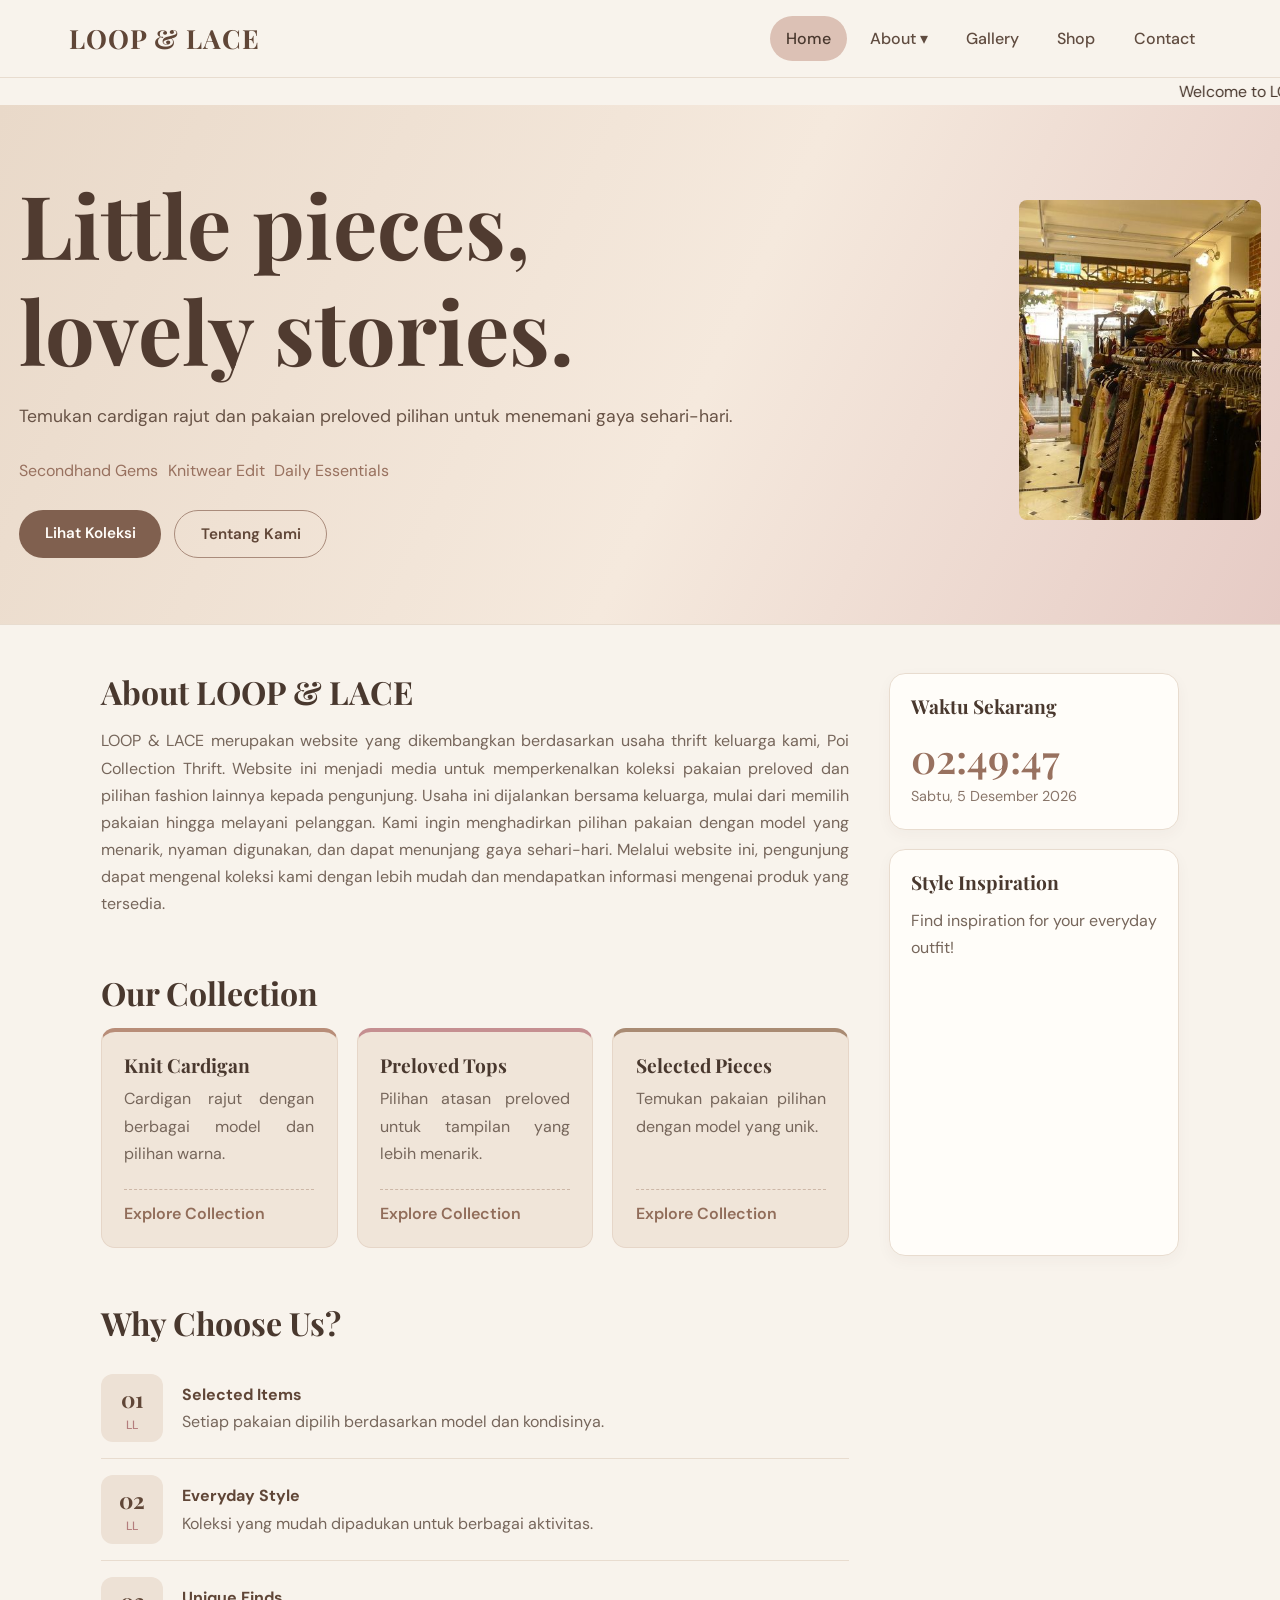
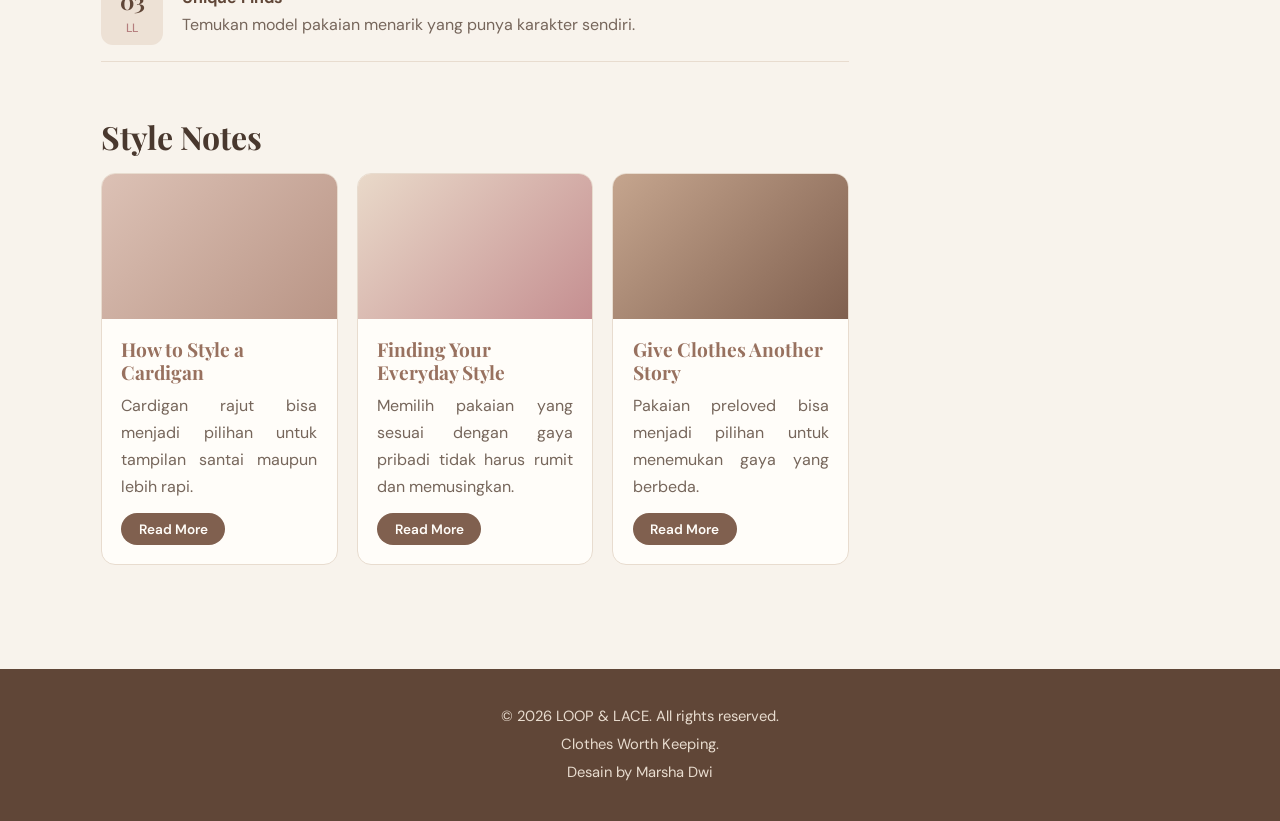
<file: index.html>
<!DOCTYPE html>
<html lang="id">
<head>
  <meta charset="UTF-8">
  <meta name="viewport" content="width=device-width, initial-scale=1">
  <title>LOOP & LACE | Preloved & Knitwear</title>
  <link rel="icon" type="image/x-icon" href="images/logo.png">
  <link rel="stylesheet" href="style.css">
</head>
<body>
  <header class="site-header">
    <div class="header-bar">
      <a class="brand" href="index.html">LOOP & LACE</a>
      <input type="checkbox" id="menu-toggle" class="menu-check">
      <label for="menu-toggle" class="menu-btn">Menu</label>
      <nav class="nav" aria-label="Navigasi utama">
        <ul>
          <li><a href="index.html" class="active">Home</a></li>
          <li class="has-dropdown">
            <details>
              <summary>About</summary>
              <ul class="dropdown">
                <li><a href="about.html">Tentang Kami</a></li>
                <li><a href="sejarah.html">Sejarah</a></li>
                <li><a href="visi-misi.html">Visi &amp; Misi</a></li>
                <li><a href="tujuan.html">Tujuan</a></li>
              </ul>
            </details>
          </li>
          <li><a href="gallery.html">Gallery</a></li>
          <li><a href="registration.html">Shop</a></li>
          <li><a href="contact.html">Contact</a></li>
        </ul>
      </nav>
    </div>
  </header>
  <marquee>
    Welcome to LOOP & LACE — Preloved & Knitwear Collection
</marquee>

  <section class="hero-full">
    <div class="hero-inner">
      <h1>Little pieces, lovely stories.</h1>
      <p>Temukan cardigan rajut dan pakaian preloved pilihan untuk menemani gaya sehari-hari.</p>

      <div class="chips">
        <a href="gallery.html" class="chip">Secondhand Gems</a>
        <a href="gallery.html" class="chip">Knitwear Edit</a>
        <a href="gallery.html" class="chip">Daily Essentials</a>
      </div>

      <div class="actions">
        <a class="btn" href="gallery.html">Lihat Koleksi</a>
        <a class="btn ghost" href="about.html">Tentang Kami</a>
      </div>
    </div>

    <div class="hero-photo">
    <img src="images/baju.jpg" alt="Koleksi cardigan LOOP & LACE">
    
    </div>
  </section>

  <div class="layout">
    <main>
      <section id="profil">
        <h2>About LOOP &amp; LACE</h2>
        <p>
          LOOP &amp; LACE merupakan website yang dikembangkan berdasarkan usaha thrift keluarga kami, Poi Collection Thrift. 
          Website ini menjadi media untuk memperkenalkan koleksi pakaian preloved dan pilihan fashion lainnya kepada pengunjung.
          Usaha ini dijalankan bersama keluarga, mulai dari memilih pakaian hingga melayani pelanggan. 
          Kami ingin menghadirkan pilihan pakaian dengan model yang menarik, nyaman digunakan, dan dapat menunjang gaya sehari-hari. 
          Melalui website ini, pengunjung dapat mengenal koleksi kami dengan lebih mudah dan mendapatkan informasi mengenai produk yang tersedia.
        </p>
      </section>

      <section id="produk">
        <h2>Our Collection</h2>
        <div class="tickets">
          <div class="ticket">
            <h3>Knit Cardigan</h3>
            <p>Cardigan rajut dengan berbagai model dan pilihan warna.</p>
            <a href="gallery.html" class="price">Explore Collection</a>
          </div>

          <div class="ticket">
            <h3>Preloved Tops</h3>
            <p>Pilihan atasan preloved untuk tampilan yang lebih menarik.</p>
            <a href="gallery.html" class="price">Explore Collection</a>
          </div>

          <div class="ticket">
            <h3>Selected Pieces</h3>
            <p>Temukan pakaian pilihan dengan model yang unik.</p>
            <a href="gallery.html" class="price">Explore Collection</a>
          </div>
        </div>
      </section>

      <section id="pengumuman">
        <h2>Why Choose Us?</h2>
        <ul class="news">
          <li>
            <span class="date">01<small>LL</small></span>
            <div>
              <b>Selected Items</b><br>
              Setiap pakaian dipilih berdasarkan model dan kondisinya.
            </div>
          </li>
          <li>
            <span class="date">02<small>LL</small></span>
            <div>
              <b>Everyday Style</b><br>
              Koleksi yang mudah dipadukan untuk berbagai aktivitas.
            </div>
          </li>
          <li>
            <span class="date">03<small>LL</small></span>
            <div>
              <b>Unique Finds</b><br>
              Temukan model pakaian menarik yang punya karakter sendiri.
            </div>
          </li>
        </ul>
      </section>

      <section id="artikel">
  <h2>Style Notes</h2>
  <div class="articles">

    <article class="article">
      <div class="cover"></div>
      <div class="body">
        <h3>
          <a href="artikel-1.html">How to Style a Cardigan</a>
        </h3>
        <p>Cardigan rajut bisa menjadi pilihan untuk tampilan santai maupun lebih rapi.</p>
        <a href="artikel-1.html" class="btn small">Read More</a>
      </div>
    </article>

    <article class="article">
      <div class="cover"></div>
      <div class="body">
        <h3>
          <a href="artikel-2.html">Finding Your Everyday Style</a>
        </h3>
        <p>Memilih pakaian yang sesuai dengan gaya pribadi tidak harus rumit dan memusingkan.</p>
        <a href="artikel-2.html" class="btn small">Read More</a>
      </div>
    </article>

    <article class="article">
      <div class="cover"></div>
      <div class="body">
        <h3>
          <a href="artikel-3.html">Give Clothes Another Story</a>
        </h3>
        <p>Pakaian preloved bisa menjadi pilihan untuk menemukan gaya yang berbeda.</p>
        <a href="artikel-3.html" class="btn small">Read More</a>
      </div>
    </article>

  </div>
</section>
    </main>

    <aside>
      <div class="widget">
        <h3>Waktu Sekarang</h3>
        <div class="clock-time" id="clock">00:00:00</div>
        <div class="clock-date" id="date"></div>
      </div>

 <div class="widget">
    <h3>Style Inspiration</h3>
    <p>Find inspiration for your everyday outfit!</p>

    <video class="style-video" autoplay muted loop playsinline>
        <source src="images/video.mp4" type="video/mp4">
    </video>
</div>

    </aside>
  </div>

  <footer class="site-footer">
    <p>&copy; 2026 LOOP &amp; LACE. All rights reserved.</p>
    <p>Clothes Worth Keeping.</p>
    <p>Desain by Marsha Dwi</p>
  </footer>
   <script src="script.js?v=4"></script>
</body>
</html>
</file>
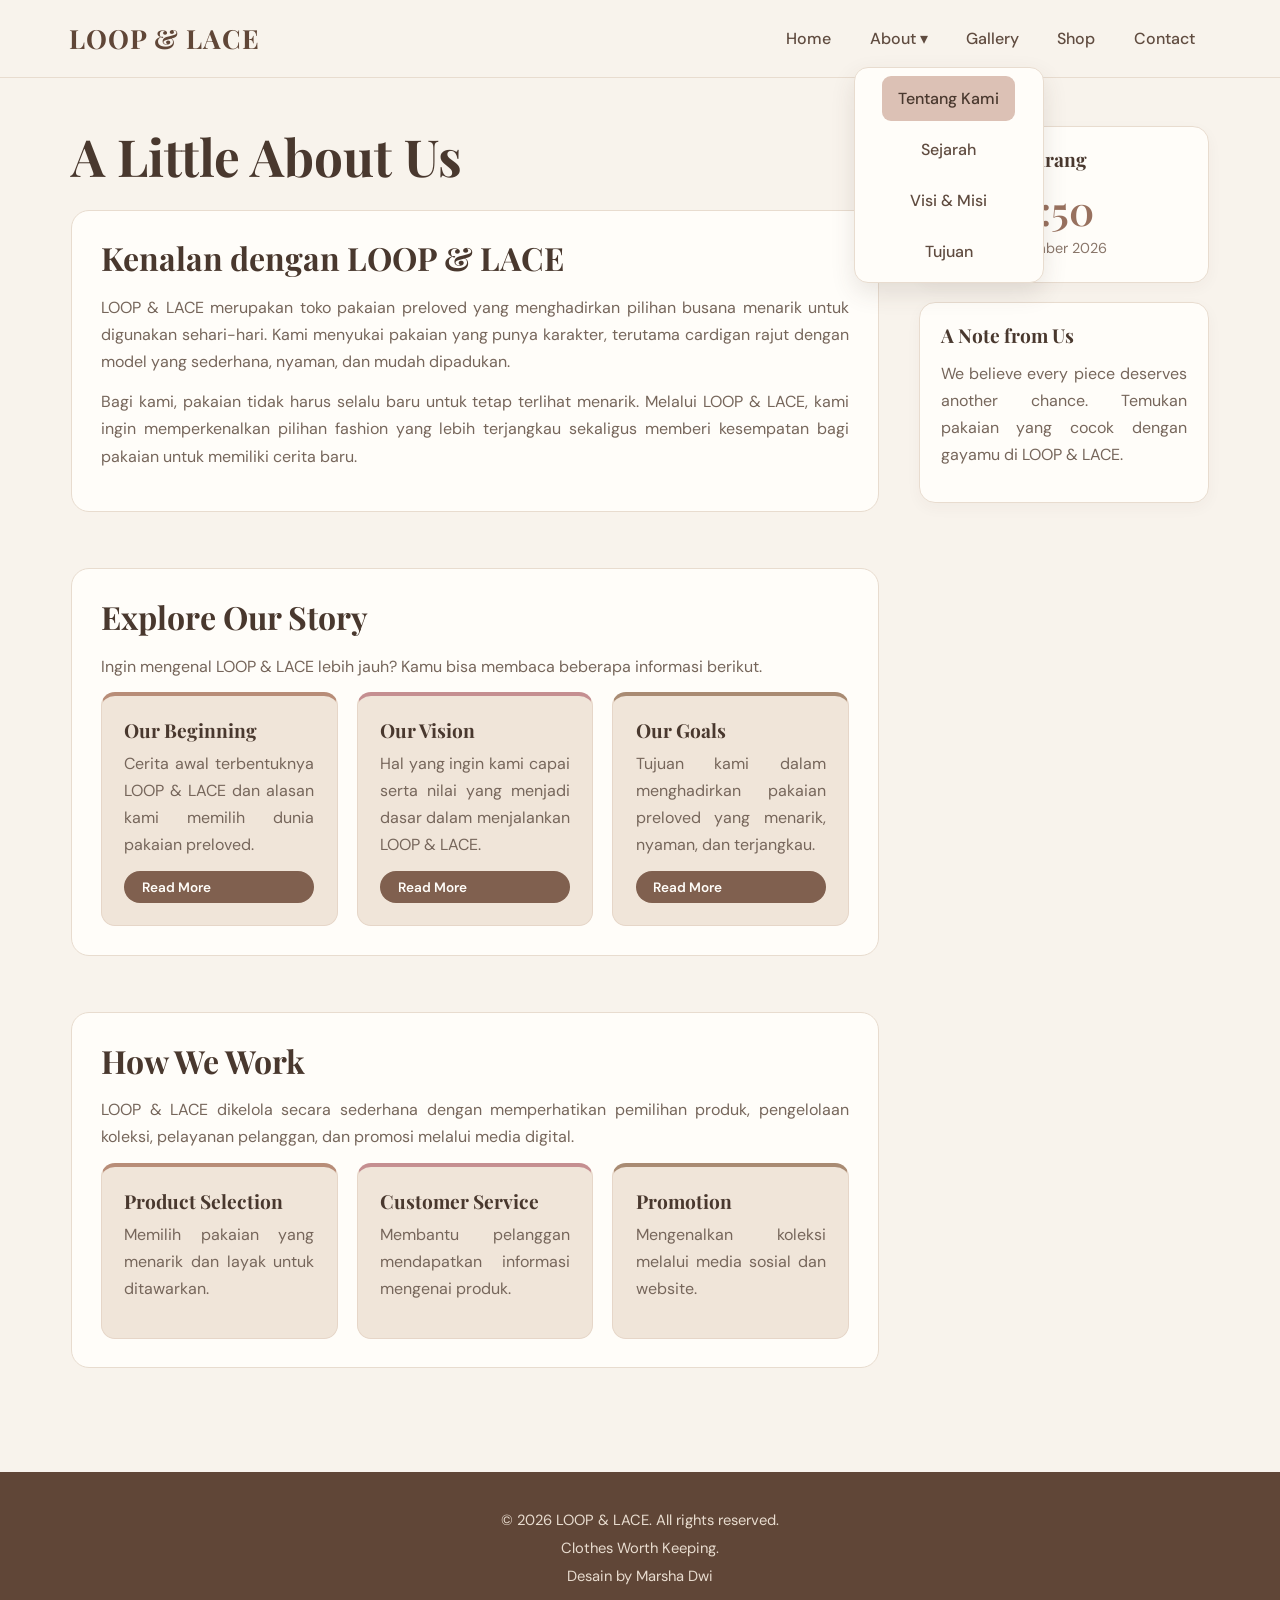
<file: about.html>
<!DOCTYPE html>
<html lang="id">
<head>
  <meta charset="UTF-8">
  <meta name="viewport" content="width=device-width, initial-scale=1">
  <title>About Us | LOOP & LACE</title>
   <link rel="icon" type="image/x-icon" href="images/logo.png">
  <link rel="stylesheet" href="style.css?v=10">
</head>
<body>

  <header class="site-header">
    <div class="header-bar">
      <a class="brand" href="index.html">LOOP & LACE</a>

      <input type="checkbox" id="menu-toggle" class="menu-check">
      <label for="menu-toggle" class="menu-btn">Menu</label>

      <nav class="nav" aria-label="Navigasi utama">
        <ul>
          <li><a href="index.html">Home</a></li>

          <li class="has-dropdown">
            <details open>
              <summary>About</summary>
              <ul class="dropdown">
                <li><a href="about.html" class="active">Tentang Kami</a></li>
                <li><a href="sejarah.html">Sejarah</a></li>
                <li><a href="visi-misi.html">Visi &amp; Misi</a></li>
                <li><a href="tujuan.html">Tujuan</a></li>
              </ul>
            </details>
          </li>

          <li><a href="gallery.html">Gallery</a></li>
          <li><a href="registration.html">Shop</a></li>
          <li><a href="contact.html">Contact</a></li>
        </ul>
      </nav>
    </div>
  </header>

  <div class="layout">
    <main>
      <h1 class="page-title">A Little About Us</h1>

      <section class="panel">
        <h2>Kenalan dengan LOOP & LACE</h2>

        <p>
          LOOP & LACE merupakan toko pakaian preloved yang menghadirkan
          pilihan busana menarik untuk digunakan sehari-hari. Kami menyukai
          pakaian yang punya karakter, terutama cardigan rajut dengan model
          yang sederhana, nyaman, dan mudah dipadukan.
        </p>

        <p>
          Bagi kami, pakaian tidak harus selalu baru untuk tetap terlihat
          menarik. Melalui LOOP & LACE, kami ingin memperkenalkan pilihan
          fashion yang lebih terjangkau sekaligus memberi kesempatan bagi
          pakaian untuk memiliki cerita baru.
        </p>
      </section>

      <section class="panel">
        <h2>Explore Our Story</h2>

        <p>
          Ingin mengenal LOOP & LACE lebih jauh? Kamu bisa membaca beberapa
          informasi berikut.
        </p>

        <div class="tickets">

          <div class="ticket">
            <h3>Our Beginning</h3>
            <p>
              Cerita awal terbentuknya LOOP & LACE dan alasan kami memilih
              dunia pakaian preloved.
            </p>
            <a class="btn small" href="sejarah.html">Read More</a>
          </div>

          <div class="ticket">
            <h3>Our Vision</h3>
            <p>
              Hal yang ingin kami capai serta nilai yang menjadi dasar
              dalam menjalankan LOOP & LACE.
            </p>
            <a class="btn small" href="visi-misi.html">Read More</a>
          </div>

          <div class="ticket">
            <h3>Our Goals</h3>
            <p>
              Tujuan kami dalam menghadirkan pakaian preloved yang menarik,
              nyaman, dan terjangkau.
            </p>
            <a class="btn small" href="tujuan.html">Read More</a>
          </div>

        </div>
      </section>

      <section class="panel">
        <h2>How We Work</h2>

        <p>
          LOOP & LACE dikelola secara sederhana dengan memperhatikan
          pemilihan produk, pengelolaan koleksi, pelayanan pelanggan,
          dan promosi melalui media digital.
        </p>

        <div class="tickets">
          <div class="ticket">
            <h3>Product Selection</h3>
            <p>Memilih pakaian yang menarik dan layak untuk ditawarkan.</p>
          </div>

          <div class="ticket">
            <h3>Customer Service</h3>
            <p>Membantu pelanggan mendapatkan informasi mengenai produk.</p>
          </div>

          <div class="ticket">
            <h3>Promotion</h3>
            <p>Mengenalkan koleksi melalui media sosial dan website.</p>
          </div>
        </div>
      </section>

    </main>

    <aside>
      <div class="widget">
        <h3>Waktu Sekarang</h3>
        <div class="clock-time" id="clock">00:00:00</div>
        <div class="clock-date" id="date"></div>
      </div>

      <div class="widget">
        <h3>A Note from Us</h3>
        <p>
          We believe every piece deserves another chance.
          Temukan pakaian yang cocok dengan gayamu di LOOP & LACE.
        </p>
      </div>
    </aside>
  </div>

  <footer class="site-footer">
    <p>&copy; 2026 LOOP & LACE. All rights reserved.</p>
    <p>Clothes Worth Keeping.</p>
    <p>Desain by Marsha Dwi</p>
  </footer>

  <script src="script.js?v=3"></script>
</body>
</html>
</file>
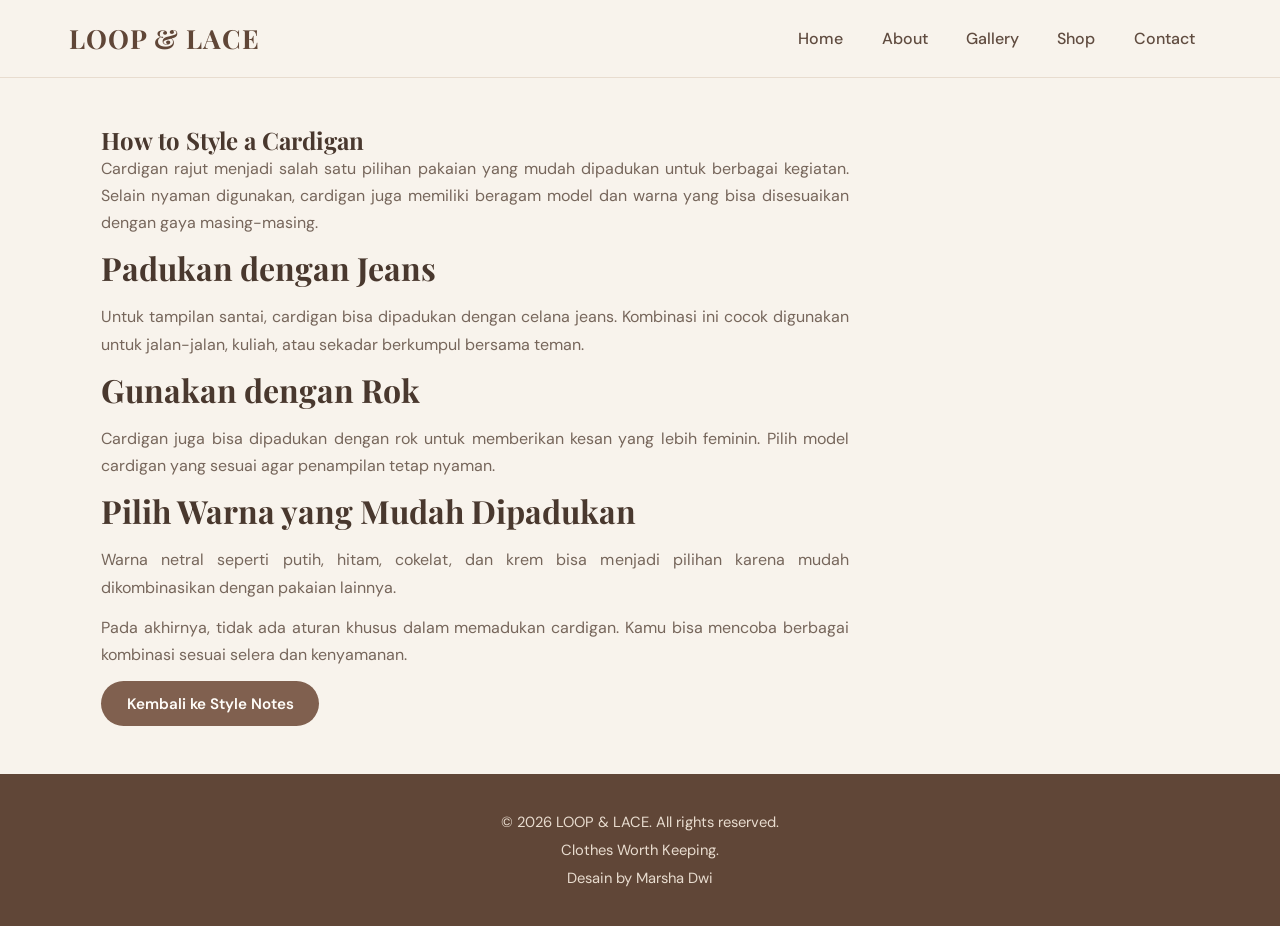
<file: artikel-1.html>
<!DOCTYPE html>
<html lang="id">
<head>
  <meta charset="UTF-8">
  <meta name="viewport" content="width=device-width, initial-scale=1">
  <title>How to Style a Cardigan | LOOP & LACE</title>
  <link rel="icon" type="image/x-icon" href="images/logo.png">
  <link rel="stylesheet" href="style.css?v=12">
</head>
<body>

  <header class="site-header">
    <div class="header-bar">
      <a class="brand" href="index.html">LOOP & LACE</a>
      <nav class="nav">
        <ul>
          <li><a href="index.html">Home</a></li>
          <li><a href="about.html">About</a></li>
          <li><a href="gallery.html">Gallery</a></li>
          <li><a href="registration.html">Shop</a></li>
          <li><a href="contact.html">Contact</a></li>
        </ul>
      </nav>
    </div>
  </header>

  <div class="layout">
    <main>
      <article class="article-content">
        <h1>How to Style a Cardigan</h1>
        <p>Cardigan rajut menjadi salah satu pilihan pakaian yang mudah dipadukan untuk berbagai kegiatan. Selain nyaman digunakan, cardigan juga memiliki beragam model dan warna yang bisa disesuaikan dengan gaya masing-masing.</p>

        <h2>Padukan dengan Jeans</h2>
        <p>Untuk tampilan santai, cardigan bisa dipadukan dengan celana jeans. Kombinasi ini cocok digunakan untuk jalan-jalan, kuliah, atau sekadar berkumpul bersama teman.</p>

        <h2>Gunakan dengan Rok</h2>
        <p>Cardigan juga bisa dipadukan dengan rok untuk memberikan kesan yang lebih feminin. Pilih model cardigan yang sesuai agar penampilan tetap nyaman.</p>

        <h2>Pilih Warna yang Mudah Dipadukan</h2>
        <p>Warna netral seperti putih, hitam, cokelat, dan krem bisa menjadi pilihan karena mudah dikombinasikan dengan pakaian lainnya.</p>

        <p>Pada akhirnya, tidak ada aturan khusus dalam memadukan cardigan. Kamu bisa mencoba berbagai kombinasi sesuai selera dan kenyamanan.</p>

        <a href="index.html#artikel" class="btn">Kembali ke Style Notes</a>
      </article>
    </main>
  </div>

  <footer class="site-footer">
    <p>&copy; 2026 LOOP &amp; LACE. All rights reserved.</p>
    <p>Clothes Worth Keeping.</p>
    <p>Desain by Marsha Dwi</p>
  </footer>

</body>
</html>
</file>
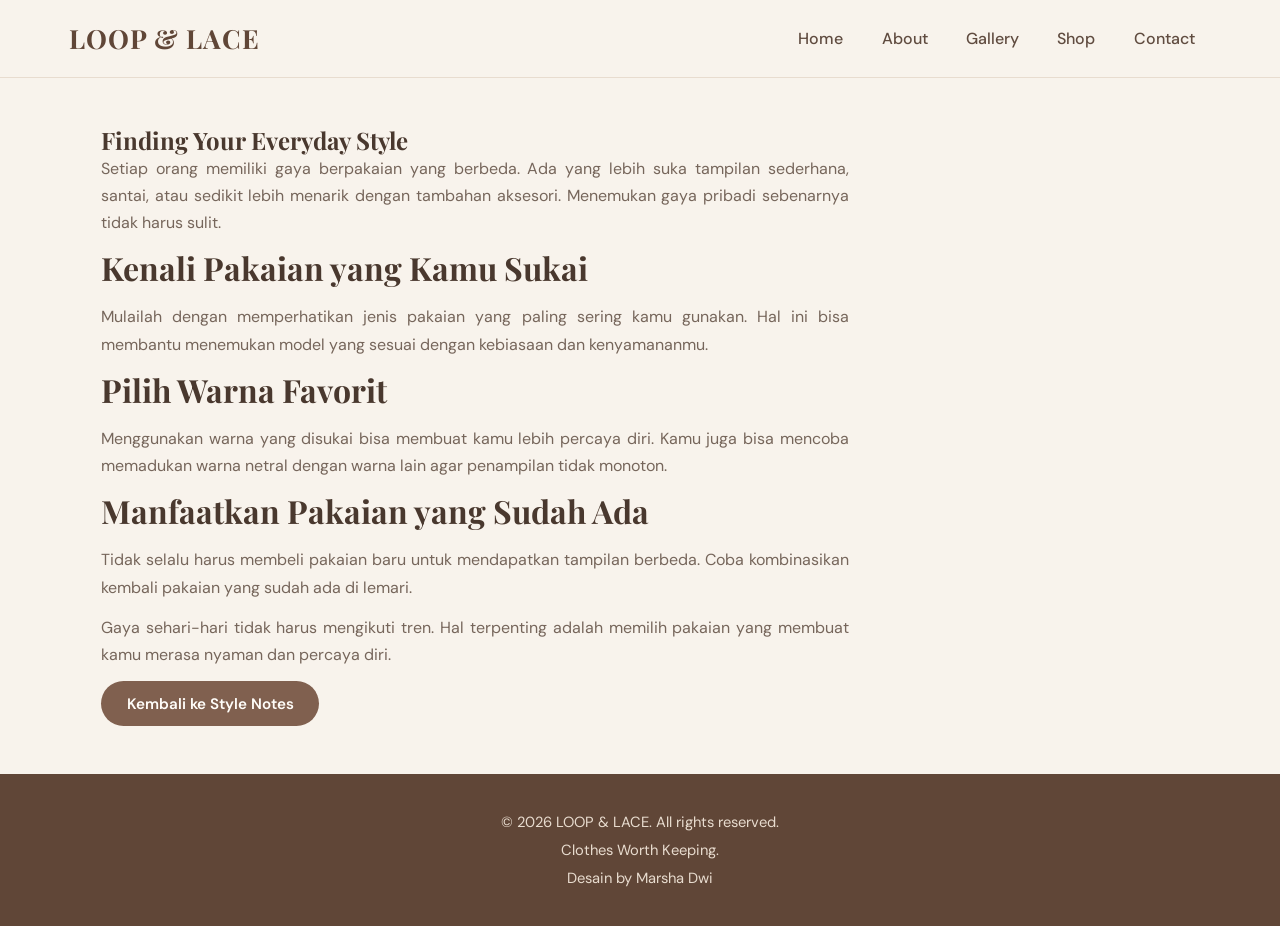
<file: artikel-2.html>
<!DOCTYPE html>
<html lang="id">
<head>
  <meta charset="UTF-8">
  <meta name="viewport" content="width=device-width, initial-scale=1">
  <title>Finding Your Everyday Style | LOOP & LACE</title>
  <link rel="icon" type="image/x-icon" href="images/logo.png">
  <link rel="stylesheet" href="style.css?v=12">
</head>
<body>

  <header class="site-header">
    <div class="header-bar">
      <a class="brand" href="index.html">LOOP & LACE</a>
      <nav class="nav">
        <ul>
          <li><a href="index.html">Home</a></li>
          <li><a href="about.html">About</a></li>
          <li><a href="gallery.html">Gallery</a></li>
          <li><a href="registration.html">Shop</a></li>
          <li><a href="contact.html">Contact</a></li>
        </ul>
      </nav>
    </div>
  </header>

  <div class="layout">
    <main>
      <article class="article-content">
        <h1>Finding Your Everyday Style</h1>
        <p>Setiap orang memiliki gaya berpakaian yang berbeda. Ada yang lebih suka tampilan sederhana, santai, atau sedikit lebih menarik dengan tambahan aksesori. Menemukan gaya pribadi sebenarnya tidak harus sulit.</p>

        <h2>Kenali Pakaian yang Kamu Sukai</h2>
        <p>Mulailah dengan memperhatikan jenis pakaian yang paling sering kamu gunakan. Hal ini bisa membantu menemukan model yang sesuai dengan kebiasaan dan kenyamananmu.</p>

        <h2>Pilih Warna Favorit</h2>
        <p>Menggunakan warna yang disukai bisa membuat kamu lebih percaya diri. Kamu juga bisa mencoba memadukan warna netral dengan warna lain agar penampilan tidak monoton.</p>

        <h2>Manfaatkan Pakaian yang Sudah Ada</h2>
        <p>Tidak selalu harus membeli pakaian baru untuk mendapatkan tampilan berbeda. Coba kombinasikan kembali pakaian yang sudah ada di lemari.</p>

        <p>Gaya sehari-hari tidak harus mengikuti tren. Hal terpenting adalah memilih pakaian yang membuat kamu merasa nyaman dan percaya diri.</p>

        <a href="index.html#artikel" class="btn">Kembali ke Style Notes</a>
      </article>
    </main>
  </div>

  <footer class="site-footer">
    <p>&copy; 2026 LOOP &amp; LACE. All rights reserved.</p>
    <p>Clothes Worth Keeping.</p>
    <p>Desain by Marsha Dwi</p>
  </footer>

</body>
</html>
</file>
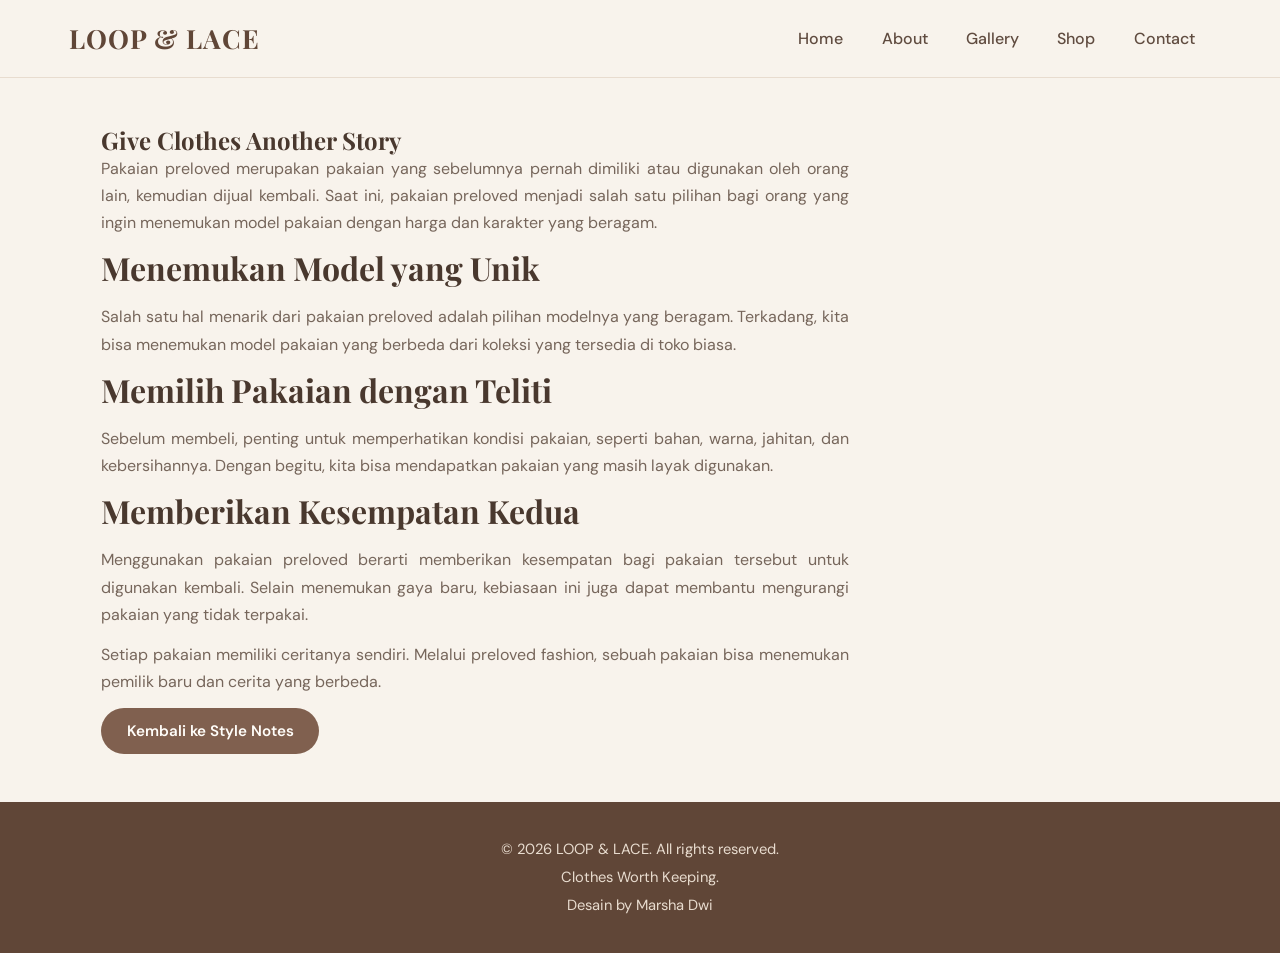
<file: artikel-3.html>
<!DOCTYPE html>
<html lang="id">
<head>
  <meta charset="UTF-8">
  <meta name="viewport" content="width=device-width, initial-scale=1">
  <title>Give Clothes Another Story | LOOP & LACE</title>
  <link rel="icon" type="image/x-icon" href="images/logo.png">
  <link rel="stylesheet" href="style.css?v=12">
</head>
<body>

  <header class="site-header">
    <div class="header-bar">
      <a class="brand" href="index.html">LOOP & LACE</a>
      <nav class="nav">
        <ul>
          <li><a href="index.html">Home</a></li>
          <li><a href="about.html">About</a></li>
          <li><a href="gallery.html">Gallery</a></li>
          <li><a href="registration.html">Shop</a></li>
          <li><a href="contact.html">Contact</a></li>
        </ul>
      </nav>
    </div>
  </header>

  <div class="layout">
    <main>
      <article class="article-content">
        <h1>Give Clothes Another Story</h1>
        <p>Pakaian preloved merupakan pakaian yang sebelumnya pernah dimiliki atau digunakan oleh orang lain, kemudian dijual kembali. Saat ini, pakaian preloved menjadi salah satu pilihan bagi orang yang ingin menemukan model pakaian dengan harga dan karakter yang beragam.</p>

        <h2>Menemukan Model yang Unik</h2>
        <p>Salah satu hal menarik dari pakaian preloved adalah pilihan modelnya yang beragam. Terkadang, kita bisa menemukan model pakaian yang berbeda dari koleksi yang tersedia di toko biasa.</p>

        <h2>Memilih Pakaian dengan Teliti</h2>
        <p>Sebelum membeli, penting untuk memperhatikan kondisi pakaian, seperti bahan, warna, jahitan, dan kebersihannya. Dengan begitu, kita bisa mendapatkan pakaian yang masih layak digunakan.</p>

        <h2>Memberikan Kesempatan Kedua</h2>
        <p>Menggunakan pakaian preloved berarti memberikan kesempatan bagi pakaian tersebut untuk digunakan kembali. Selain menemukan gaya baru, kebiasaan ini juga dapat membantu mengurangi pakaian yang tidak terpakai.</p>

        <p>Setiap pakaian memiliki ceritanya sendiri. Melalui preloved fashion, sebuah pakaian bisa menemukan pemilik baru dan cerita yang berbeda.</p>

        <a href="index.html#artikel" class="btn">Kembali ke Style Notes</a>
      </article>
    </main>
  </div>

  <footer class="site-footer">
    <p>&copy; 2026 LOOP &amp; LACE. All rights reserved.</p>
    <p>Clothes Worth Keeping.</p>
    <p>Desain by Marsha Dwi</p>
  </footer>

</body>
</html>
</file>
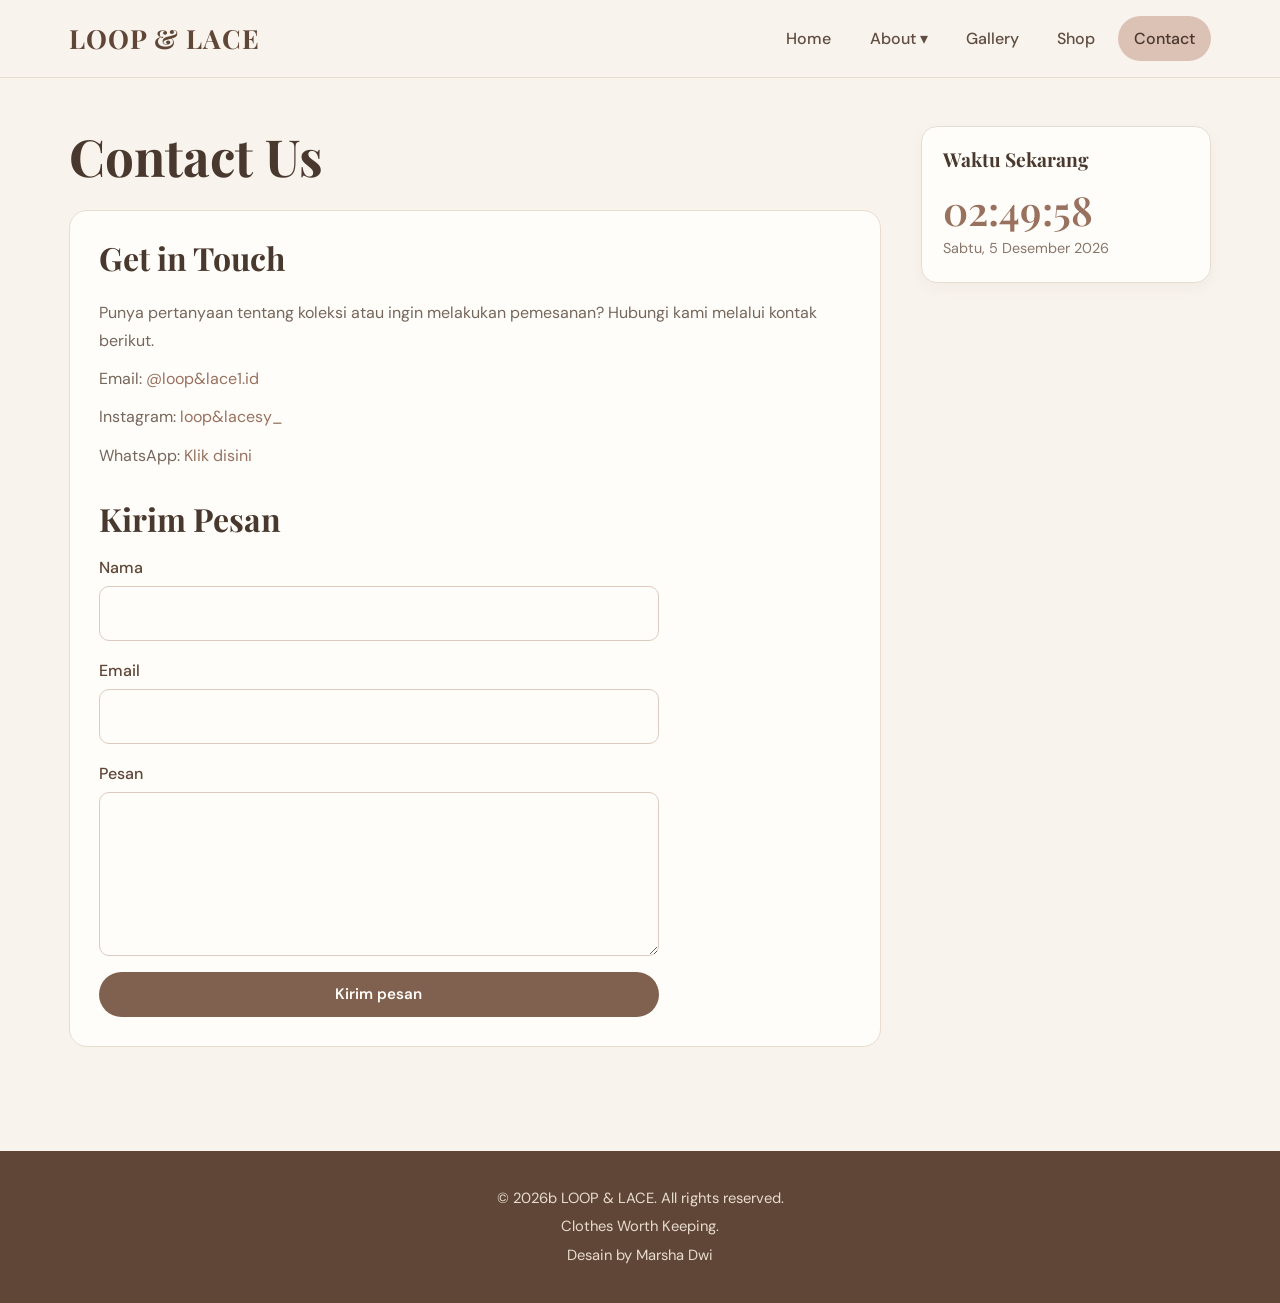
<file: contact.html>
<!DOCTYPE html>
<html lang="id">
<head>
  <meta charset="UTF-8">
  <meta name="viewport" content="width=device-width, initial-scale=1">
  <title>Contact | LOOP & LACE </title>
  <link rel="icon" type="image/x-icon" href="images/logo.png">
  <link rel="stylesheet" href="style.css?v=3">
</head>
<body>
  <header class="site-header">
    <div class="header-bar">
      <a class="brand" href="index.html">LOOP &amp; LACE</a>
      <input type="checkbox" id="menu-toggle" class="menu-check">
      <label for="menu-toggle" class="menu-btn">Menu</label>
      <nav class="nav" aria-label="Navigasi utama">
        <ul>
          <li><a href="index.html" >Home</a></li>
          <li class="has-dropdown">
            <details>
              <summary>About</summary>
              <ul class="dropdown">
                <li><a href="about.html">Tentang Kami</a></li>
                <li><a href="sejarah.html">Sejarah</a></li>
                <li><a href="visi-misi.html">Visi &amp; Misi</a></li>
                <li><a href="tujuan.html">Tujuan</a></li>
              </ul>
            </details>
          </li>
          <li><a href="gallery.html">Gallery</a></li>
          <li><a href="registration.html">Shop</a></li>
          <li><a href="contact.html" class="active">Contact</a></li>
        </ul>
      </nav>
    </div>
  </header>

  <div class="layout">
    <main>
      <h1 class="page-title">Contact Us</h1>
      <section class="panel">
        <h2>Get in Touch</h2>
        <ul class="contact-list">
          <li> Punya pertanyaan tentang koleksi atau ingin melakukan pemesanan? Hubungi kami melalui kontak berikut.</li>
          <li>Email: <a href="mailto:loop&lace1.id">@loop&lace1.id</a></li>
          <li>Instagram: <a href="https://instagram.com/" target="_blank" rel="noopener">loop&lacesy_</a></li>
          <li>WhatsApp: <a href="https://wa.me/6281400689127" target="_blank">Klik disini </li>
        </ul>
        <h2>Kirim Pesan</h2>
        <form >
          <label>Nama <input type="text" name="nama" required></label>
          <label>Email <input type="email" name="email" required></label>
          <label>Pesan <textarea name="pesan" rows="5" required></textarea></label>
          <button class="btn" type="submit">Kirim pesan</button>
        </form>
      </section>
    </main>
    <aside>
      <div class="widget">
        <h3>Waktu Sekarang</h3>
        <div class="clock-time" id="clock">00:00:00</div>
        <div class="clock-date" id="date"></div>
      </div>
      </div>
    </aside>
  </div>
  <footer class="site-footer">
   <p>&copy; 2026b LOOP & LACE. All rights reserved.</p>
    <p>Clothes Worth Keeping.</p>
    <p>Desain by Marsha Dwi</p>
  </footer>
  <script src="script.js?v=3"></script>
</body>
</html>
</file>
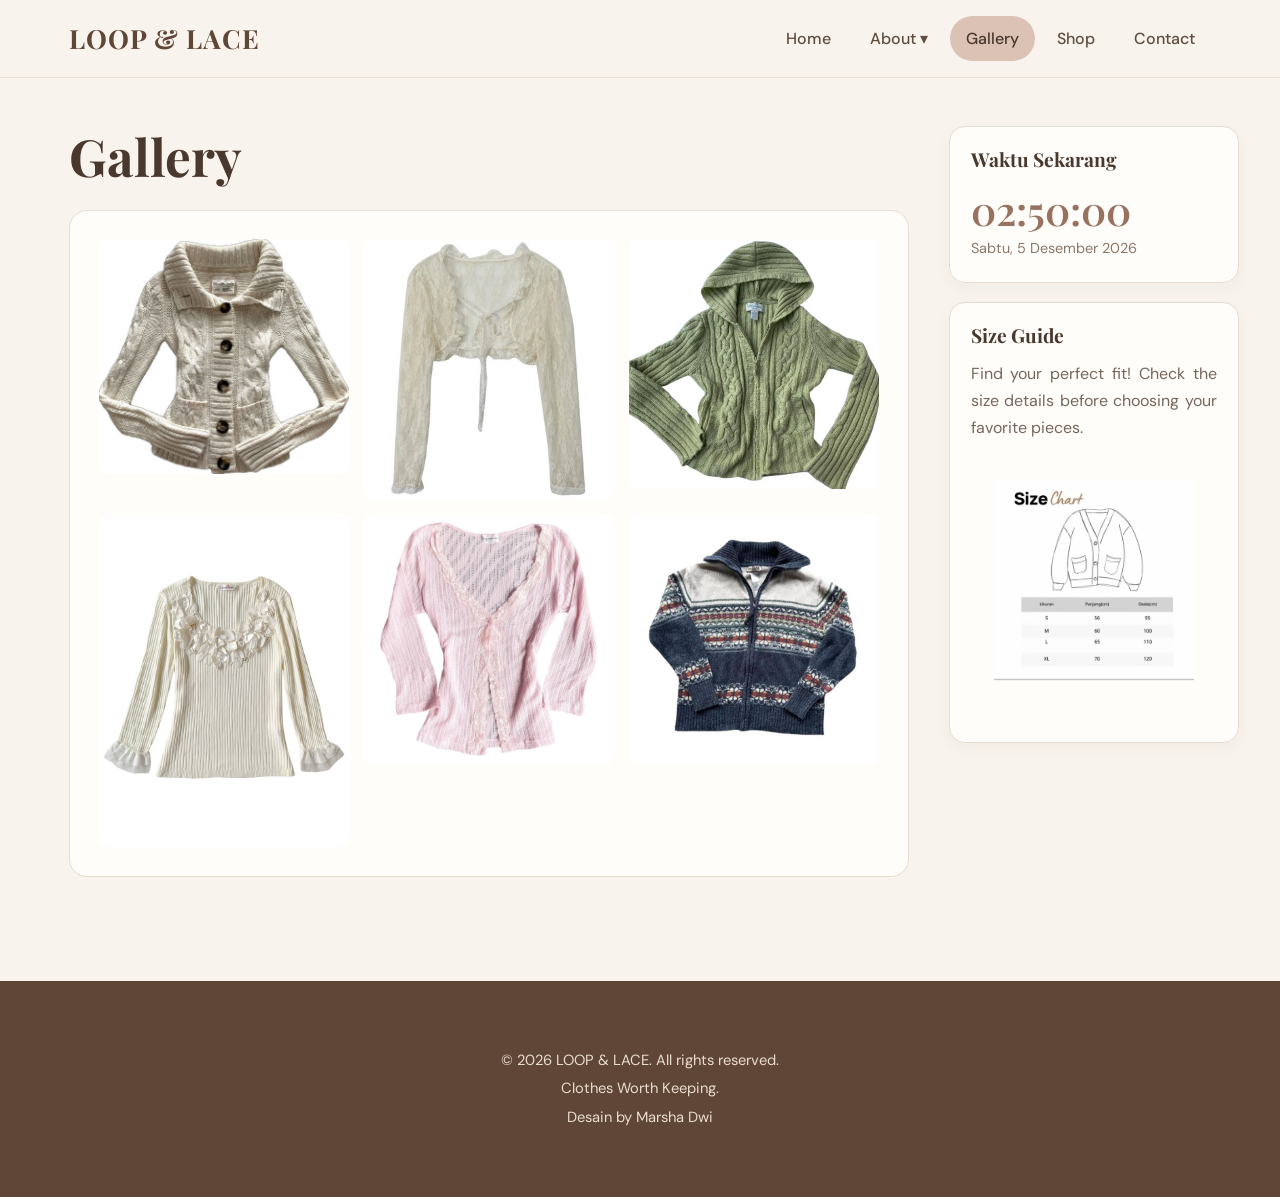
<file: gallery.html>
<!DOCTYPE html>
<html lang="id">
<head>
  <meta charset="UTF-8">
  <meta name="viewport" content="width=device-width, initial-scale=1">
  <title>Gallery | LOOP & LACE</title>
  <link rel="icon" type="image/x-icon" href="images/logo.png">
  <link rel="stylesheet" href="style.css?v=10">
</head>
<body>
  <header class="site-header">
    <div class="header-bar">
      <a class="brand" href="index.html">LOOP &amp; LACE</a>
      <input type="checkbox" id="menu-toggle" class="menu-check">
      <label for="menu-toggle" class="menu-btn">Menu</label>
      <nav class="nav" aria-label="Navigasi utama">
        <ul>
          <li><a href="index.html">Home</a></li>
          <li class="has-dropdown">
            <details>
              <summary>About</summary>
              <ul class="dropdown">
                <li><a href="about.html">Tentang Kami</a></li>
                <li><a href="sejarah.html">Sejarah</a></li>
                <li><a href="visi-misi.html">Visi &amp; Misi</a></li>
                <li><a href="tujuan.html">Tujuan</a></li>
              </ul>
            </details>
          </li>
          <li><a href="gallery.html" class="active">Gallery</a></li>
          <li><a href="registration.html">Shop</a></li>
          <li><a href="contact.html">Contact</a></li>
        </ul>
      </nav>
    </div>
  </header>

  <div class="layout">
    <main>
      <h1 class="page-title">Gallery</h1>
      <section class="panel">
          <div class="gallery-grid">
                <div class="gallery-item"><img src="images/baju11.jpg" alt=""></div>
                <div class="gallery-item"><img src="images/baju0.jpg" alt=""></div>
                <div class="gallery-item"><img src="images/baju3.jpg" alt=""></div>
                <div class="gallery-item"><img src="images/baju4.jpg" alt=""></div>
                <div class="gallery-item"><img src="images/baju21.jpg" alt=""></div>
                <div class="gallery-item"><img src="images/baju6.jpg" alt=""></div>
          </div>
      </section>
    </main>
    <aside>
      <div class="widget">
        <h3>Waktu Sekarang</h3>
        <div class="clock-time" id="clock">00:00:00</div>
        <div class="clock-date" id="date"></div>
      </div>
 <div class="widget">
    <h3>Size Guide</h3>
    <p>Find your perfect fit! Check the size details before choosing your favorite pieces.</p>
    <img src="images/size guide.jpg" alt="QRIS LOOP & LACE" class="qris-image">
</div>
      </div>
    </aside>
  </div>
  <footer class="site-footer">
    <footer class="site-footer">
    <p>&copy; 2026 LOOP & LACE. All rights reserved.</p>
    <p>Clothes Worth Keeping.</p>
    <p>Desain by Marsha Dwi</p>
  </footer>
  <script src="script.js?v=3"></script>
</body>
</html>
</file>
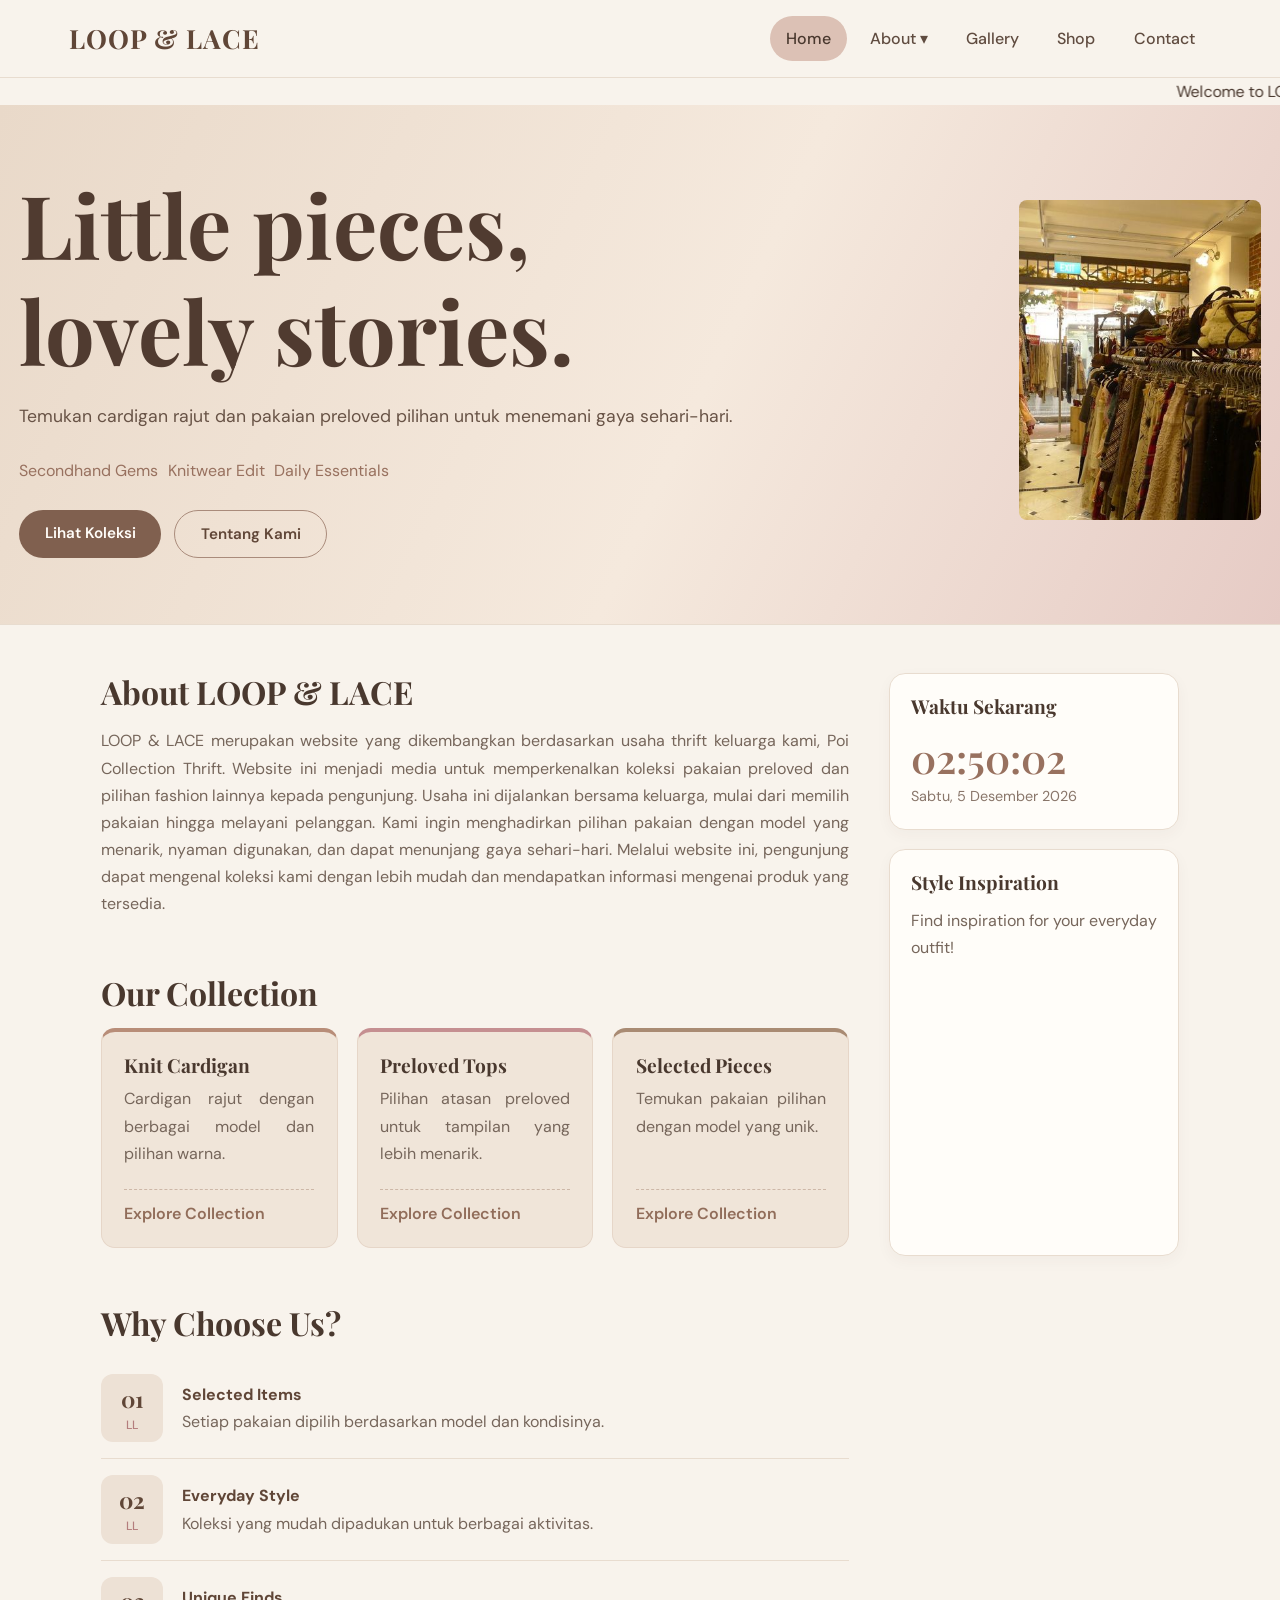
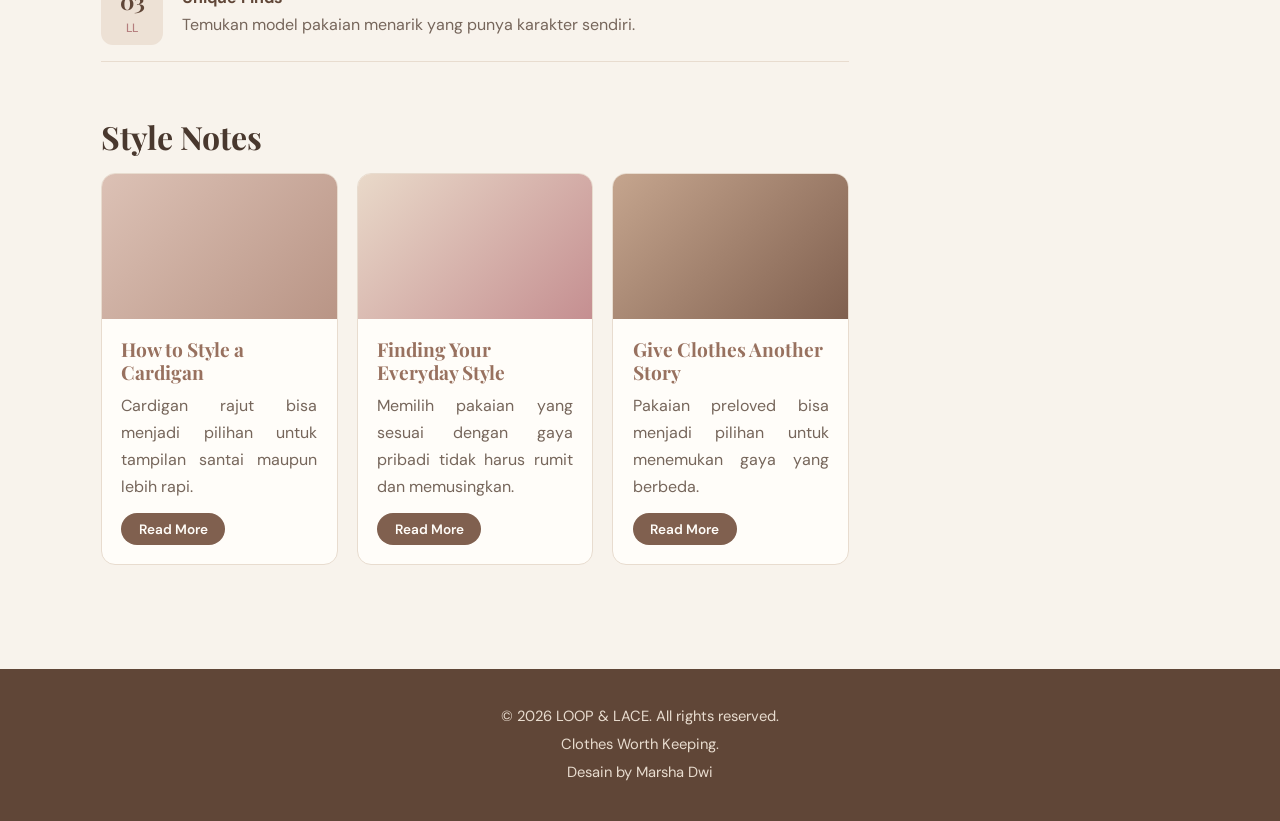
<file: index (1).html>
<!DOCTYPE html>
<html lang="id">
<head>
  <meta charset="UTF-8">
  <meta name="viewport" content="width=device-width, initial-scale=1">
  <title>LOOP & LACE | Preloved & Knitwear</title>
  <link rel="icon" type="image/x-icon" href="images/logo.png">
  <link rel="stylesheet" href="style.css?v=12">
</head>
<body>
  <header class="site-header">
    <div class="header-bar">
      <a class="brand" href="index.html">LOOP & LACE</a>
      <input type="checkbox" id="menu-toggle" class="menu-check">
      <label for="menu-toggle" class="menu-btn">Menu</label>
      <nav class="nav" aria-label="Navigasi utama">
        <ul>
          <li><a href="index.html" class="active">Home</a></li>
          <li class="has-dropdown">
            <details>
              <summary>About</summary>
              <ul class="dropdown">
                <li><a href="about.html">Tentang Kami</a></li>
                <li><a href="sejarah.html">Sejarah</a></li>
                <li><a href="visi-misi.html">Visi &amp; Misi</a></li>
                <li><a href="tujuan.html">Tujuan</a></li>
              </ul>
            </details>
          </li>
          <li><a href="gallery.html">Gallery</a></li>
          <li><a href="registration.html">Shop</a></li>
          <li><a href="contact.html">Contact</a></li>
        </ul>
      </nav>
    </div>
  </header>
  <marquee>
    Welcome to LOOP & LACE — Preloved & Knitwear Collection
</marquee>

  <section class="hero-full">
    <div class="hero-inner">
      <h1>Little pieces, lovely stories.</h1>
      <p>Temukan cardigan rajut dan pakaian preloved pilihan untuk menemani gaya sehari-hari.</p>

      <div class="chips">
        <a href="gallery.html" class="chip">Secondhand Gems</a>
        <a href="gallery.html" class="chip">Knitwear Edit</a>
        <a href="gallery.html" class="chip">Daily Essentials</a>
      </div>

      <div class="actions">
        <a class="btn" href="gallery.html">Lihat Koleksi</a>
        <a class="btn ghost" href="about.html">Tentang Kami</a>
      </div>
    </div>

    <div class="hero-photo">
    <img src="images/baju.jpg" alt="Koleksi cardigan LOOP & LACE">
    
    </div>
  </section>

  <div class="layout">
    <main>
      <section id="profil">
        <h2>About LOOP &amp; LACE</h2>
        <p>
          LOOP &amp; LACE merupakan website yang dikembangkan berdasarkan usaha thrift keluarga kami, Poi Collection Thrift. 
          Website ini menjadi media untuk memperkenalkan koleksi pakaian preloved dan pilihan fashion lainnya kepada pengunjung.
          Usaha ini dijalankan bersama keluarga, mulai dari memilih pakaian hingga melayani pelanggan. 
          Kami ingin menghadirkan pilihan pakaian dengan model yang menarik, nyaman digunakan, dan dapat menunjang gaya sehari-hari. 
          Melalui website ini, pengunjung dapat mengenal koleksi kami dengan lebih mudah dan mendapatkan informasi mengenai produk yang tersedia.
        </p>
      </section>

      <section id="produk">
        <h2>Our Collection</h2>
        <div class="tickets">
          <div class="ticket">
            <h3>Knit Cardigan</h3>
            <p>Cardigan rajut dengan berbagai model dan pilihan warna.</p>
            <a href="gallery.html" class="price">Explore Collection</a>
          </div>

          <div class="ticket">
            <h3>Preloved Tops</h3>
            <p>Pilihan atasan preloved untuk tampilan yang lebih menarik.</p>
            <a href="gallery.html" class="price">Explore Collection</a>
          </div>

          <div class="ticket">
            <h3>Selected Pieces</h3>
            <p>Temukan pakaian pilihan dengan model yang unik.</p>
            <a href="gallery.html" class="price">Explore Collection</a>
          </div>
        </div>
      </section>

      <section id="pengumuman">
        <h2>Why Choose Us?</h2>
        <ul class="news">
          <li>
            <span class="date">01<small>LL</small></span>
            <div>
              <b>Selected Items</b><br>
              Setiap pakaian dipilih berdasarkan model dan kondisinya.
            </div>
          </li>
          <li>
            <span class="date">02<small>LL</small></span>
            <div>
              <b>Everyday Style</b><br>
              Koleksi yang mudah dipadukan untuk berbagai aktivitas.
            </div>
          </li>
          <li>
            <span class="date">03<small>LL</small></span>
            <div>
              <b>Unique Finds</b><br>
              Temukan model pakaian menarik yang punya karakter sendiri.
            </div>
          </li>
        </ul>
      </section>

      <section id="artikel">
  <h2>Style Notes</h2>
  <div class="articles">

    <article class="article">
      <div class="cover"></div>
      <div class="body">
        <h3>
          <a href="artikel-1.html">How to Style a Cardigan</a>
        </h3>
        <p>Cardigan rajut bisa menjadi pilihan untuk tampilan santai maupun lebih rapi.</p>
        <a href="artikel-1.html" class="btn small">Read More</a>
      </div>
    </article>

    <article class="article">
      <div class="cover"></div>
      <div class="body">
        <h3>
          <a href="artikel-2.html">Finding Your Everyday Style</a>
        </h3>
        <p>Memilih pakaian yang sesuai dengan gaya pribadi tidak harus rumit dan memusingkan.</p>
        <a href="artikel-2.html" class="btn small">Read More</a>
      </div>
    </article>

    <article class="article">
      <div class="cover"></div>
      <div class="body">
        <h3>
          <a href="artikel-3.html">Give Clothes Another Story</a>
        </h3>
        <p>Pakaian preloved bisa menjadi pilihan untuk menemukan gaya yang berbeda.</p>
        <a href="artikel-3.html" class="btn small">Read More</a>
      </div>
    </article>

  </div>
</section>
    </main>

    <aside>
      <div class="widget">
        <h3>Waktu Sekarang</h3>
        <div class="clock-time" id="clock">00:00:00</div>
        <div class="clock-date" id="date"></div>
      </div>

 <div class="widget">
    <h3>Style Inspiration</h3>
    <p>Find inspiration for your everyday outfit!</p>

    <video class="style-video" autoplay muted loop playsinline>
        <source src="images/video.mp4" type="video/mp4">
    </video>
</div>

    </aside>
  </div>

  <footer class="site-footer">
    <p>&copy; 2026 LOOP &amp; LACE. All rights reserved.</p>
    <p>Clothes Worth Keeping.</p>
    <p>Desain by Marsha Dwi</p>
  </footer>
   <script src="script.js?v=4"></script>
</body>
</html>
</file>
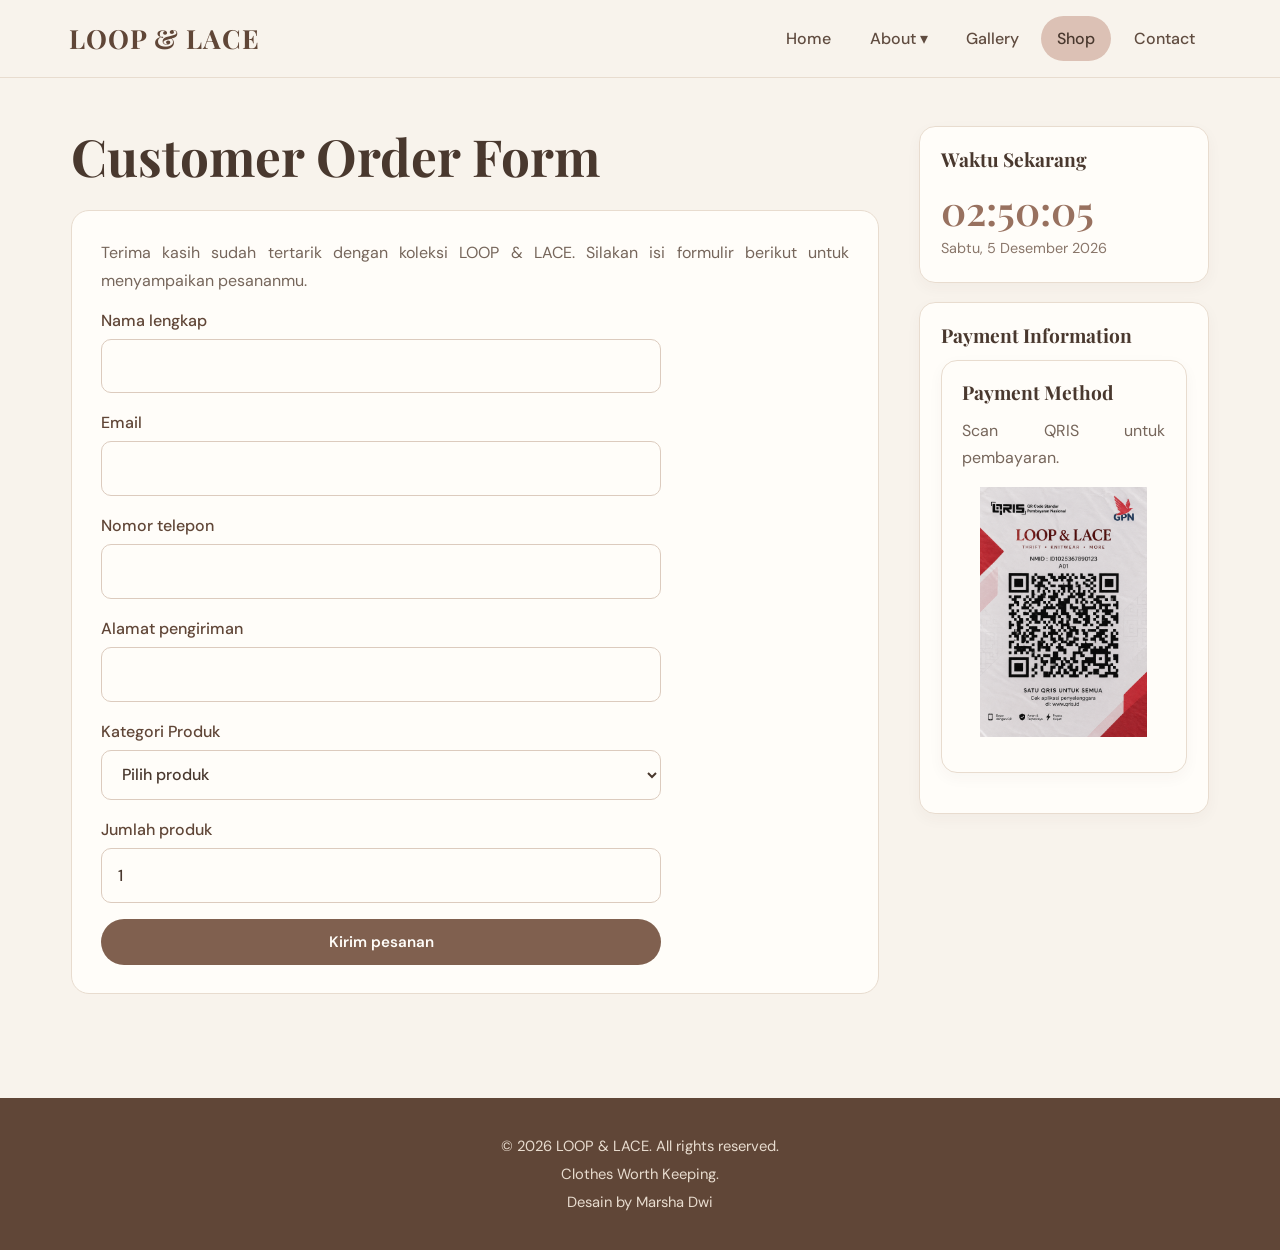
<file: registration.html>
<!DOCTYPE html>
<html lang="id">
<head>
  <meta charset="UTF-8">
  <meta name="viewport" content="width=device-width, initial-scale=1">
  <title>Customer Order Form</title>
  <link rel="icon" type="image/x-icon" href="images/logo.png">
  <link rel="stylesheet" href="style.css?v=10">
</head>
<body>
  <header class="site-header">
    <div class="header-bar">
      <a class="brand" href="index.html">LOOP &amp; LACE</a>
      <input type="checkbox" id="menu-toggle" class="menu-check">
      <label for="menu-toggle" class="menu-btn">Menu</label>
      <nav class="nav" aria-label="Navigasi utama">
        <ul>
          <li><a href="index.html" >Home</a></li>
          <li class="has-dropdown">
            <details>
              <summary>About</summary>
              <ul class="dropdown">
                <li><a href="about.html">Tentang Kami</a></li>
                <li><a href="sejarah.html">Sejarah</a></li>
                <li><a href="visi-misi.html">Visi &amp; Misi</a></li>
                <li><a href="tujuan.html">Tujuan</a></li>
              </ul>
            </details>
          </li>
          <li><a href="gallery.html">Gallery</a></li>
          <li><a href="registration.html" class="active">Shop</a></li>
          <li><a href="contact.html">Contact</a></li>
        </ul>
      </nav>
    </div>
  </header>

  <div class="layout">
    <main>
      <h1 class="page-title">Customer Order Form</h1>
      <section class="panel">
        <p>Terima kasih sudah tertarik dengan koleksi LOOP & LACE. Silakan isi formulir berikut untuk menyampaikan pesananmu.</p>
        <form action="mailto:info@sonicwave.id" method="post" enctype="text/plain">
          <label>Nama lengkap <input type="text" name="nama" required></label>
          <label>Email <input type="email" name="email" required></label>
          <label>Nomor telepon <input type="tel" name="telepon" required></label>
          <label>Alamat pengiriman <input type="tel" name="telepon" required></label>
          <label>Kategori Produk
            <select name="produk" required>
              <option value="">Pilih produk</option>
              <option>Daily essentials</option>
              <option>Knitwear edit</option>
              <option>Secondhand gems</option>
            </select>
          </label>
          <label>Jumlah produk<input type="number" name="jumlah" min="1" max="10" value="1" required></label>
          <button class="btn" type="submit">Kirim pesanan</button>
        </form>
      </section>
    </main>
    <aside>
      <div class="widget">
        <h3>Waktu Sekarang</h3>
        <div class="clock-time" id="clock">00:00:00</div>
        <div class="clock-date" id="date"></div>
      </div>
      <div class="widget">
        <h3>Payment Information</h3>
       <div class="widget">
    <h3>Payment Method</h3>
    <p>Scan QRIS untuk pembayaran.</p>
    <img src="images/qris.png" alt="QRIS LOOP & LACE" class="qris-image">
</div>
      </div>
    </aside>
  </div>
  <footer class="site-footer">
    <p>&copy; 2026 LOOP & LACE. All rights reserved.</p>
    <p>Clothes Worth Keeping.</p>
    <p>Desain by Marsha Dwi</p>
  </footer>
  <script src="script.js?v=12"></script>
</body>
</html>
</file>
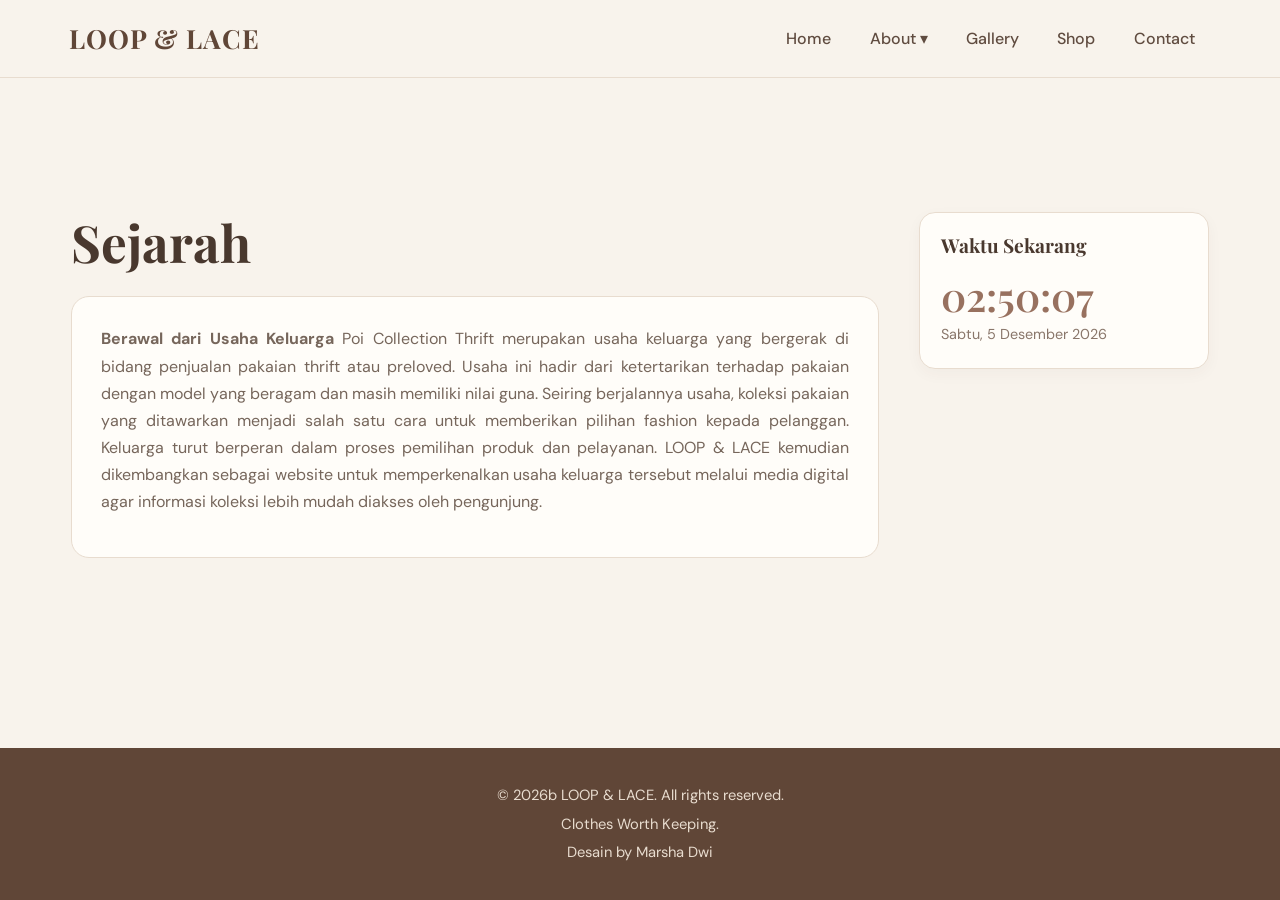
<file: sejarah.html>
<!DOCTYPE html>
<html lang="id">
<head>
  <meta charset="UTF-8">
  <meta name="viewport" content="width=device-width, initial-scale=1">
  <title>Sejarah | LOOP & LACE</title>
  <link rel="icon" type="image/x-icon" href="images/logo.png">
  <link rel="stylesheet" href="style.css?v=12">
</head>
<body>
  <header class="site-header">
    <div class="header-bar">
      <a class="brand" href="index.html">LOOP &amp; LACE</a>
      <input type="checkbox" id="menu-toggle" class="menu-check">
      <label for="menu-toggle" class="menu-btn">Menu</label>
      <nav class="nav" aria-label="Navigasi utama">
        <ul>
          <li><a href="index.html" >Home</a></li>
          <li class="has-dropdown">
            <details>
              <summary>About</summary>
              <ul class="dropdown">
                <li><a href="about.html">Tentang Kami</a></li>
                <li><a href="sejarah.html" class="active">Sejarah</a></li>
                <li><a href="visi-misi.html">Visi &amp; Misi</a></li>
                <li><a href="tujuan.html">Tujuan</a></li>
              </ul>
            </details>
          </li>
          <li><a href="gallery.html">Gallery</a></li>
          <li><a href="registration.html">Shop</a></li>
          <li><a href="contact.html">Contact</a></li>
        </ul>
      </nav>
    </div>
  </header>

  <div class="layout">
    <main>
      <h1 class="page-title">Sejarah</h1>
      <section class="panel">
        <p><b>Berawal dari Usaha Keluarga</b>

      Poi Collection Thrift merupakan usaha keluarga yang bergerak di bidang penjualan pakaian thrift atau preloved. Usaha ini hadir dari ketertarikan terhadap pakaian dengan model yang beragam dan masih memiliki nilai guna.
      Seiring berjalannya usaha, koleksi pakaian yang ditawarkan menjadi salah satu cara untuk memberikan pilihan fashion kepada pelanggan. Keluarga turut berperan dalam proses pemilihan produk dan pelayanan.
      LOOP & LACE kemudian dikembangkan sebagai website untuk memperkenalkan usaha keluarga tersebut melalui media digital agar informasi koleksi lebih mudah diakses oleh pengunjung.</p>
    </main>
    <aside>
      <div class="widget">
        <h3>Waktu Sekarang</h3>
        <div class="clock-time" id="clock">00:00:00</div>
        <div class="clock-date" id="date"></div>
      </div>
      </div>
    </aside>
  </div>
  <footer class="site-footer">
    <p>&copy; 2026b LOOP & LACE. All rights reserved.</p>
    <p>Clothes Worth Keeping.</p>
    <p>Desain by Marsha Dwi</p>
  </footer>
  <script src="script.js?v=12"></script>
</body>
</html>
</file>
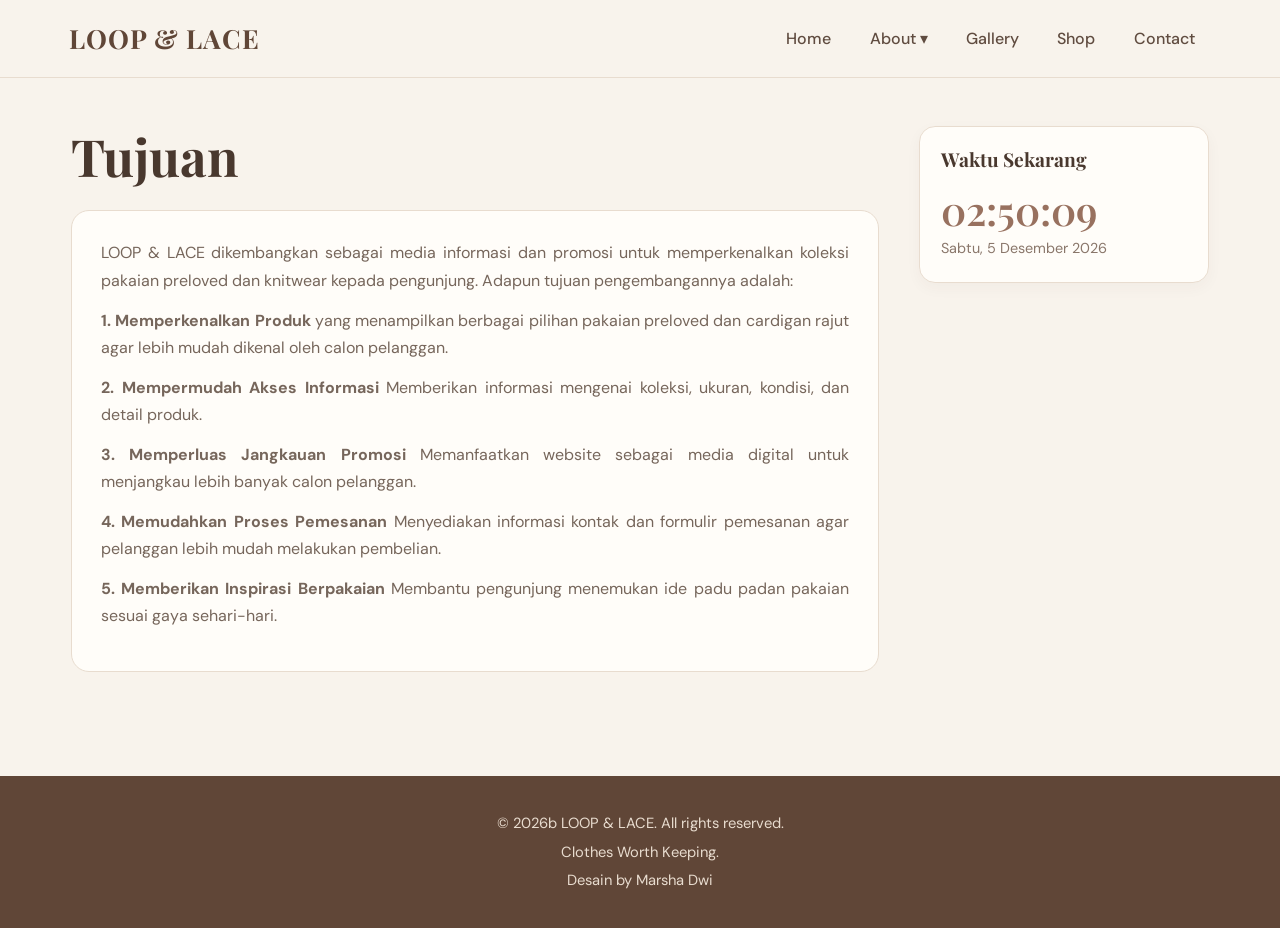
<file: tujuan.html>
<!DOCTYPE html>
<html lang="id">
<head>
  <meta charset="UTF-8">
  <meta name="viewport" content="width=device-width, initial-scale=1">
  <title>Tujuan | LOOP & LACE</title>
  <link rel="icon" type="image/x-icon" href="images/logo.png">
  <link rel="stylesheet" href="style.css?v=10">
</head>
<body>
  <header class="site-header">
    <div class="header-bar">
      <a class="brand" href="index.html">LOOP & LACE</a>
      <input type="checkbox" id="menu-toggle" class="menu-check">
      <label for="menu-toggle" class="menu-btn">Menu</label>
      <nav class="nav" aria-label="Navigasi utama">
        <ul>
          <li><a href="index.html" >Home</a></li>
          <li class="has-dropdown">
            <details>
              <summary>About</summary>
              <ul class="dropdown">
                <li><a href="about.html">Tentang Kami</a></li>
                <li><a href="sejarah.html">Sejarah</a></li>
                <li><a href="visi-misi.html">Visi &amp; Misi</a></li>
                <li><a href="tujuan.html" class="active">Tujuan</a></li>
              </ul>
            </details>
          </li>
          <li><a href="gallery.html">Gallery</a></li>
          <li><a href="registration.html">Shop</a></li>
          <li><a href="contact.html">Contact</a></li>
        </ul>
      </nav>
    </div>
  </header>

  <div class="layout">
    <main>
      <h1 class="page-title">Tujuan</h1>
      <section class="panel">
        <p>LOOP & LACE dikembangkan sebagai media informasi dan promosi untuk memperkenalkan koleksi pakaian preloved dan knitwear kepada pengunjung. Adapun tujuan pengembangannya adalah:</p>
        <p><b>1. Memperkenalkan Produk</b> yang menampilkan berbagai pilihan pakaian preloved dan cardigan rajut agar lebih mudah dikenal oleh calon pelanggan.</p>
        <p><b>2. Mempermudah Akses Informasi</b> Memberikan informasi mengenai koleksi, ukuran, kondisi, dan detail produk.</p>
        <p><b>3. Memperluas Jangkauan Promosi</b> Memanfaatkan website sebagai media digital untuk menjangkau lebih banyak calon pelanggan.</p>
        <p><b>4. Memudahkan Proses Pemesanan</b> Menyediakan informasi kontak dan formulir pemesanan agar pelanggan lebih mudah melakukan pembelian.</p>
        <p><b>5. Memberikan Inspirasi Berpakaian</b> Membantu pengunjung menemukan ide padu padan pakaian sesuai gaya sehari-hari.</p>
      </section>
    </main>
    <aside>
      <div class="widget">
        <h3>Waktu Sekarang</h3>
        <div class="clock-time" id="clock">00:00:00</div>
        <div class="clock-date" id="date"></div>
      </div>
      </div>
    </aside>
  </div>
  <footer class="site-footer">
    <p>&copy; 2026b LOOP & LACE. All rights reserved.</p>
    <p>Clothes Worth Keeping.</p>
    <p>Desain by Marsha Dwi</p>
  </footer>
  <script src="script.js?v=3"></script>
</body>
</html>
</file>
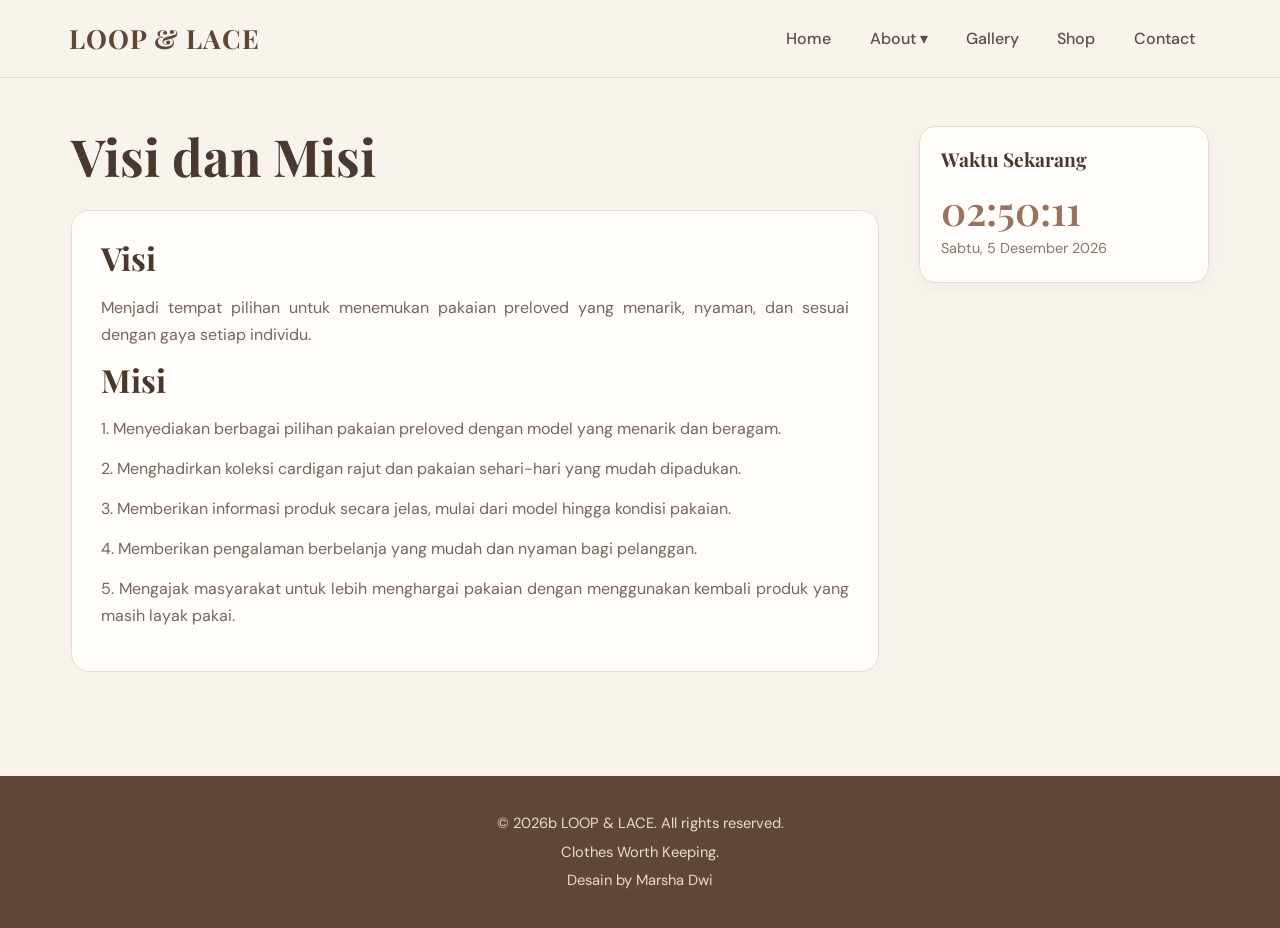
<file: visi-misi.html>
<!DOCTYPE html>
<html lang="id">
<head>
  <meta charset="UTF-8">
  <meta name="viewport" content="width=device-width, initial-scale=1">
  <title>Visi dan Misi | LOOP & LACE</title>
 <link rel="icon" type="image/x-icon" href="images/logo.png">
  <link rel="stylesheet" href="style.css?v=10">
</head>
<body>
  <header class="site-header">
    <div class="header-bar">
      <a class="brand" href="index.html"> LOOP &amp; LACE</a>
      <input type="checkbox" id="menu-toggle" class="menu-check">
      <label for="menu-toggle" class="menu-btn">Menu</label>
      <nav class="nav" aria-label="Navigasi utama">
        <ul>
          <li><a href="index.html" class="">Home</a></li>
          <li class="has-dropdown">
            <details>
              <summary>About</summary>
              <ul class="dropdown">
                <li><a href="about.html">Tentang Kami</a></li>
                <li><a href="sejarah.html">Sejarah</a></li>
                <li><a href="visi-misi.html" class="active">Visi &amp; Misi</a></li>
                <li><a href="tujuan.html">Tujuan</a></li>
              </ul>
            </details>
          </li>
          <li><a href="gallery.html">Gallery</a></li>
          <li><a href="registration.html">Shop</a></li>
          <li><a href="contact.html">Contact</a></li>
        </ul>
      </nav>
    </div>
  </header>

  <div class="layout">
    <main>
      <h1 class="page-title">Visi dan Misi</h1>
      <section class="panel">
        <h2>Visi</h2>
        <p>Menjadi tempat pilihan untuk menemukan pakaian preloved yang menarik, nyaman, dan sesuai dengan gaya setiap individu.</p>
        <h2>Misi</h2>
        <p>1. Menyediakan berbagai pilihan pakaian preloved dengan model yang menarik dan beragam.</p>
        <p>2. Menghadirkan koleksi cardigan rajut dan pakaian sehari-hari yang mudah dipadukan.</p>
        <p>3. Memberikan informasi produk secara jelas, mulai dari model hingga kondisi pakaian.</p>
        <p>4. Memberikan pengalaman berbelanja yang mudah dan nyaman bagi pelanggan.</p>
        <p>5. Mengajak masyarakat untuk lebih menghargai pakaian dengan menggunakan kembali produk yang masih layak pakai.</p>
      </section>
    </main>
    <aside>
      <div class="widget">
        <h3>Waktu Sekarang</h3>
        <div class="clock-time" id="clock">00:00:00</div>
        <div class="clock-date" id="date"></div>
      </div>
      </div>
    </aside>
  </div>
  <footer class="site-footer">
 <p>&copy; 2026b LOOP & LACE. All rights reserved.</p>
    <p>Clothes Worth Keeping.</p>
    <p>Desain by Marsha Dwi</p>
  </footer>
  <script src="script.js?v=10"></script>
</body>
</html>
</file>
<file: style.css>
@import url('https://fonts.googleapis.com/css2?family=DM+Sans:wght@400;500;600;700&family=Playfair+Display:wght@500;600;700&display=swap');

/* Pengaturan dasar */
* {
    box-sizing: border-box;
    margin: 0;
    padding: 0;
}

html {
    scroll-behavior: smooth;
}

body {
    background: #F8F3EC;
    color: #49382E;
    font: 16px/1.7 "DM Sans", sans-serif;
}

a {
    color: #98715F;
    text-decoration: none;
}

h1, h2, h3 {
    font-family: "Playfair Display", Georgia, serif;
    line-height: 1.2;
    color: #49382E;
}

h2 {
    font-size: 2rem;
    margin-bottom: 1rem;
}

h3 {
    font-size: 1.2rem;
    margin-bottom: 0.5rem;
}

p {
    max-width: 68ch;
    margin-bottom: 0.8rem;
    color: #76665B;
    text-align: justify;
}

:focus-visible {
    outline: 3px solid #C58F91;
    outline-offset: 3px;
}

/* Bagian navigasi */
.site-header {
    position: sticky;
    top: 0;
    z-index: 20;
    background: rgba(248, 243, 236, 0.96);
    border-bottom: 1px solid #E8DCCF;
    backdrop-filter: blur(12px);
}

.header-bar {
    max-width: 1180px;
    margin: auto;
    padding: 1rem 1.2rem;
    display: flex;
    align-items: center;
    justify-content: space-between;
    flex-wrap: wrap;
}

.brand {
    font: 700 1.65rem "Playfair Display", Georgia, serif;
    color: #604637;
    letter-spacing: 1px;
}

.brand span {
    color: #C58F91;
}

.nav ul {
    list-style: none;
    display: flex;
    align-items: center;
    gap: 0.4rem;
}

.nav li {
    position: relative;
}

.nav a,
.nav summary {
    display: block;
    cursor: pointer;
    list-style: none;
    padding: 0.55rem 1rem;
    border-radius: 30px;
    color: #604C40;
    font-weight: 500;
    transition: background 0.2s, color 0.2s;
}

.nav a:hover,
.nav summary:hover {
    background: #EDE1D5;
    color: #8A6252;
}

.nav summary::-webkit-details-marker {
    display: none;
}

.nav summary::after {
    content: " \25BE";
}

.nav a.active,
.nav summary.active {
    background: #DCC1B5;
    color: #49382E;
}

.dropdown {
    display: flex;
    position: absolute;
    top: calc(100% + 6px);
    left: 0;
    min-width: 190px;
    background: #FFFDF9;
    border: 1px solid #E8DCCF;
    border-radius: 14px;
    padding: 0.5rem;
    flex-direction: column;
    box-shadow: 0 10px 25px rgba(73, 56, 46, 0.12);
}

.dropdown::before {
    content: "";
    position: absolute;
    left: 0;
    right: 0;
    top: -8px;
    height: 8px;
}

.dropdown a {
    border-radius: 9px;
}

.menu-check {
    display: none;
}

.menu-btn {
    display: none;
    background: #80604F;
    color: white;
    border: 0;
    padding: 0.5rem 1rem;
    border-radius: 30px;
    cursor: pointer;
}

/* Banner utama */
.hero-full {
    position: relative;
    overflow: hidden;
    min-height: 520px;
    display: flex;
    align-items: center;
    padding: 4rem 1.2rem;
    background: linear-gradient(
        115deg,
        #E9D9C9,
        #F5E9DD 55%,
        #E6CBC5
    );
    border-bottom: 1px solid #E8DCCF;
}

.hero-inner {
    max-width: 1180px;
    margin: auto;
    width: 100%;
    position: relative;
    z-index: 1;
}

.hero-full h1 {
    font-size: clamp(2.8rem, 8vw, 5.5rem);
    font-weight: 700;
    max-width: 12ch;
    color: #503B30;
}

.hero-full p {
    font-size: 1.1rem;
    color: #685346;
    margin: 1.2rem 0 1.6rem;
}

.chips {
    display: flex;
    flex-wrap: wrap;
    gap: 0.6rem;
    margin-bottom: 1.6rem;
}

.chips span {
    border: 1px solid #B99586;
    color: #705547;
    border-radius: 30px;
    padding: 0.35rem 1rem;
    font-size: 0.9rem;
    background: rgba(255, 253, 249, 0.45);
}

.actions {
    display: flex;
    gap: 0.8rem;
    flex-wrap: wrap;
}

/* Dekorasi banner */
.eq {
    position: absolute;
    right: 5%;
    bottom: 0;
    height: 130px;
    display: flex;
    align-items: flex-end;
    gap: 7px;
    opacity: 0.4;
}

.eq i {
    width: 12px;
    height: 40%;
    border-radius: 10px 10px 0 0;
    background: #A77C68;
    animation: softMove 2s ease-in-out infinite alternate;
}

.eq i:nth-child(2n) {
    animation-delay: 0.4s;
}

.eq i:nth-child(3n) {
    animation-delay: 0.8s;
}

@keyframes softMove {
    from {
        height: 25%;
    }
    to {
        height: 80%;
    }
}

@media (prefers-reduced-motion: reduce) {
    .eq i {
        animation: none;
        height: 45%;
    }
}

/* Tombol */
.btn {
    display: inline-block;
    background: #80604F;
    color: #FFFDF9;
    border: 0;
    padding: 0.8rem 1.6rem;
    border-radius: 30px;
    font: 600 0.95rem "DM Sans", sans-serif;
    cursor: pointer;
    transition: 0.2s;
}

.btn:hover {
    background: #604637;
    transform: translateY(-2px);
}

.btn.ghost {
    background: transparent;
    color: #604637;
    border: 1px solid #A98B7B;
}

.btn.ghost:hover {
    background: #E9D9C9;
}

.btn.small {
    padding: 0.45rem 1.1rem;
    font-size: 0.85rem;
}

/* Susunan halaman */
.layout {
    max-width: 1180px;
    margin: auto;
    padding: 3rem 1.2rem;
    display: grid;
    grid-template-columns: 1fr 290px;
    gap: 2.5rem;
}

aside {
    position: sticky;
    top: 100px;
    align-self: start;
}

.page-title {
    font-size: clamp(2.2rem, 5vw, 3.2rem);
    margin-bottom: 1.4rem;
}

main > section {
    margin-bottom: 3.5rem;
}

.panel {
    background: #FFFDF9;
    border: 1px solid #E8DCCF;
    border-radius: 18px;
    padding: 1.8rem;
}

/* Kategori produk */
.tickets {
    display: grid;
    grid-template-columns: repeat(auto-fit, minmax(190px, 1fr));
    gap: 1.2rem;
}

.ticket {
    background: #F0E5D9;
    border-radius: 14px;
    border: 1px solid #E6D6C8;
    border-top: 4px solid #B88D78;
    padding: 1.4rem;
    display: flex;
    flex-direction: column;
    transition: transform 0.2s, box-shadow 0.2s;
}

.ticket:hover {
    transform: translateY(-4px);
    box-shadow: 0 8px 20px rgba(73, 56, 46, 0.1);
}

.ticket:nth-child(2) {
    border-top-color: #C58F91;
}

.ticket:nth-child(3) {
    border-top-color: #A98B73;
}

.ticket p {
    flex: 1;
}

.ticket .price {
    margin-top: 0.6rem;
    padding-top: 0.8rem;
    border-top: 1px dashed #CDB7A7;
    font: 600 1rem "DM Sans", sans-serif;
    color: #916D5A;
}

/* Informasi toko */
.news {
    list-style: none;
}

.news li {
    display: flex;
    gap: 1.2rem;
    align-items: center;
    padding: 1rem 0;
    border-bottom: 1px solid #E8DCCF;
    color: #76665B;
}

.news b {
    color: #604637;
}

.date {
    flex: none;
    width: 62px;
    text-align: center;
    background: #EDE1D5;
    border-radius: 12px;
    padding: 0.6rem 0;
    font: 700 1.4rem "Playfair Display", Georgia, serif;
    color: #604637;
}

.date small {
    display: block;
    font: 500 0.75rem "DM Sans", sans-serif;
    color: #B47D7D;
    margin-top: 0.2rem;
}

/* Artikel */
.articles {
    display: grid;
    grid-template-columns: repeat(auto-fit, minmax(210px, 1fr));
    gap: 1.2rem;
    align-items: start;
}

.article {
    background: #FFFDF9;
    border: 1px solid #E8DCCF;
    border-radius: 14px;
    overflow: hidden;
    transition: transform 0.2s;
}

.article:hover {
    transform: translateY(-3px);
}

.article .body {
    padding: 1.2rem;
}

.cover {
    height: 145px;
    background: linear-gradient(135deg, #DCC1B5, #B99586);
}

.article:nth-child(2) .cover {
    background: linear-gradient(135deg, #E9D9C9, #C58F91);
}

.article:nth-child(3) .cover {
    background: linear-gradient(135deg, #C5A58E, #80604F);
}

.article summary {
    display: inline-block;
    list-style: none;
    cursor: pointer;
}

.article summary::-webkit-details-marker {
    display: none;
}

.article details p {
    margin-top: 0.8rem;
}

/* Galeri */
.gallery-grid {
    display: grid;
    grid-template-columns: repeat(3, 1fr);
    gap: 15px;
}

.gallery-item img {
    width: 250px;
    height: auto;
    border-radius: 8px;
    display: block;
}

/* Formulir */
form {
    display: grid;
    gap: 1rem;
    max-width: 560px;
}

label {
    display: grid;
    gap: 0.3rem;
    font-weight: 500;
    color: #604637;
}

input,
select,
textarea {
    width: 100%;
    background: #FFFDF9;
    color: #49382E;
    border: 1px solid #DCCBBE;
    border-radius: 10px;
    padding: 0.8rem 1rem;
    font: inherit;
}

input:focus,
select:focus,
textarea:focus {
    border-color: #B99586;
    outline: none;
}

textarea {
    min-height: 120px;
    resize: vertical;
}

.notice {
    display: none;
    background: #E5EFE2;
    padding: 0.8rem 1rem;
    border-radius: 10px;
    color: #456348;
}

.notice.show {
    display: block;
}

.contact-list {
    list-style: none;
    margin-bottom: 1.6rem;
}

.contact-list li {
    padding: 0.35rem 0;
    color: #76665B;
}

/* Sidebar */
.widget {
    background: #FFFDF9;
    border: 1px solid #E8DCCF;
    border-radius: 16px;
    padding: 1.3rem;
    margin-bottom: 1.2rem;
    box-shadow: 0 5px 15px rgba(73, 56, 46, 0.04);
}

.widget h3 {
    margin-bottom: 0.8rem;
}

.clock-time {
    font: 600 2.5rem "Playfair Display", Georgia, serif;
    color: #98715F;
}

.clock-date {
    color: #89766A;
    font-size: 0.9rem;
}

.video {
    aspect-ratio: 16 / 9;
}

.video iframe {
    width: 100%;
    height: 100%;
    border: 0;
    border-radius: 12px;
}

/* Footer */
.site-footer {
    background: #604637;
    text-align:center;
    padding: 2rem 1rem;
    color: #F8F3EC;
    font-size: 0.92rem;
}

.site-footer p {
    margin: 0.2rem auto;
    color: #E8DCCF;
}

/* Tampilan tablet dan HP */
@media (max-width: 850px) {
    .layout {
        grid-template-columns: 1fr;
        gap: 1rem;
    }

    aside {
        position: static;
    }

    .hero-full {
        min-height: 450px;
    }
}

@media (max-width: 700px) {
    .header-bar {
        gap: 0.8rem;
    }

    .menu-btn {
        display: block;
        margin-left: auto;
    }

    .nav {
        display: none;
        width: 100%;
    }

    .menu-check:checked ~ .nav {
        display: block;
    }

    .nav ul {
        flex-direction: column;
        align-items: stretch;
        gap: 0.2rem;
        padding-top: 0.8rem;
    }

    .nav a,
    .nav summary {
        border-radius: 10px;
    }

    .dropdown {
        position: static;
        box-shadow: none;
        margin: 0.3rem 0 0.5rem 1rem;
        width: calc(100% - 1rem);
    }

    .hero-full {
        min-height: 420px;
        padding: 3rem 1.2rem;
    }

    .hero-full h1 {
        font-size: clamp(2.5rem, 12vw, 4rem);
    }

    .eq {
        height: 80px;
        right: 0;
    }

    .layout {
        padding: 2rem 1rem;
    }

    main > section {
        margin-bottom: 2.5rem;
    }

    h2 {
        font-size: 1.7rem;
    }
}

@media (max-width: 420px) {
    .brand {
        font-size: 1.35rem;
    }

    .tickets,
    .articles {
        grid-template-columns: 1fr;
    }

    .hero-full p {
        font-size: 1rem;
    }

    .btn {
        padding: 0.7rem 1.2rem;
    }
     .gallery-grid {
        grid-template-columns: repeat(2, 1fr);
    }
}
.hero-photo {
    width: 300px;
    margin: 25px auto;
}

.hero-photo img {
    width: 100%;
    height: 320px;
    object-fit: cover;
    border-radius: 8px;
}
.widget img.qris-image {
    display: block;
    width: 200px;
    height: 250px;
    max-width: none;
    object-fit:contain;
    margin: 15px auto;
}
body {
    min-height: 100vh;
    display: flex;
    flex-direction: column;
}
.site-footer {
    width: 100%;
    text-align: center !important;
}

.site-footer p {
    width: 100%;
    max-width: none;
    text-align: center !important;
    margin: 0.2rem auto !important;
}
.widget video.style-video {
    display: block;
    width: 250px;
    height: 250px;
    max-width: 100%;
    object-fit: contain;
    border-radius: 10px;
    margin: 10px auto;
}
</file>
